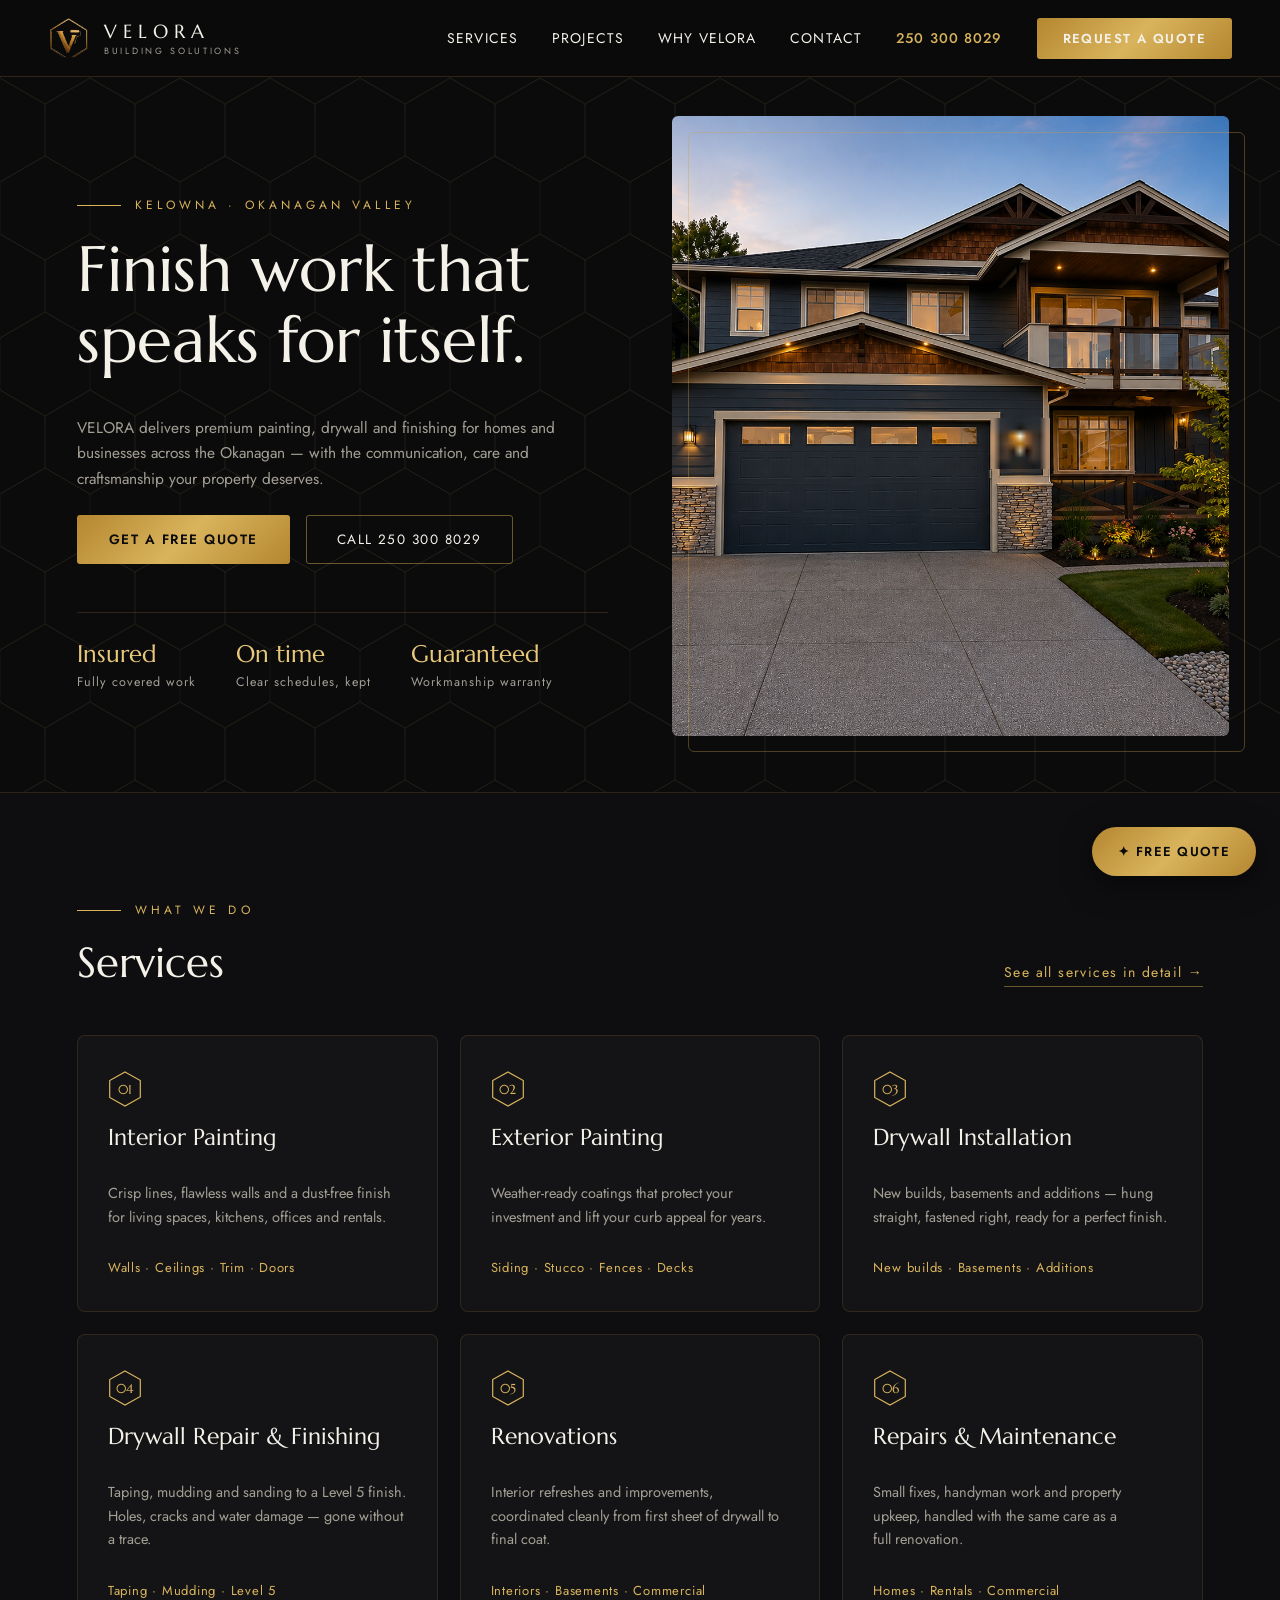
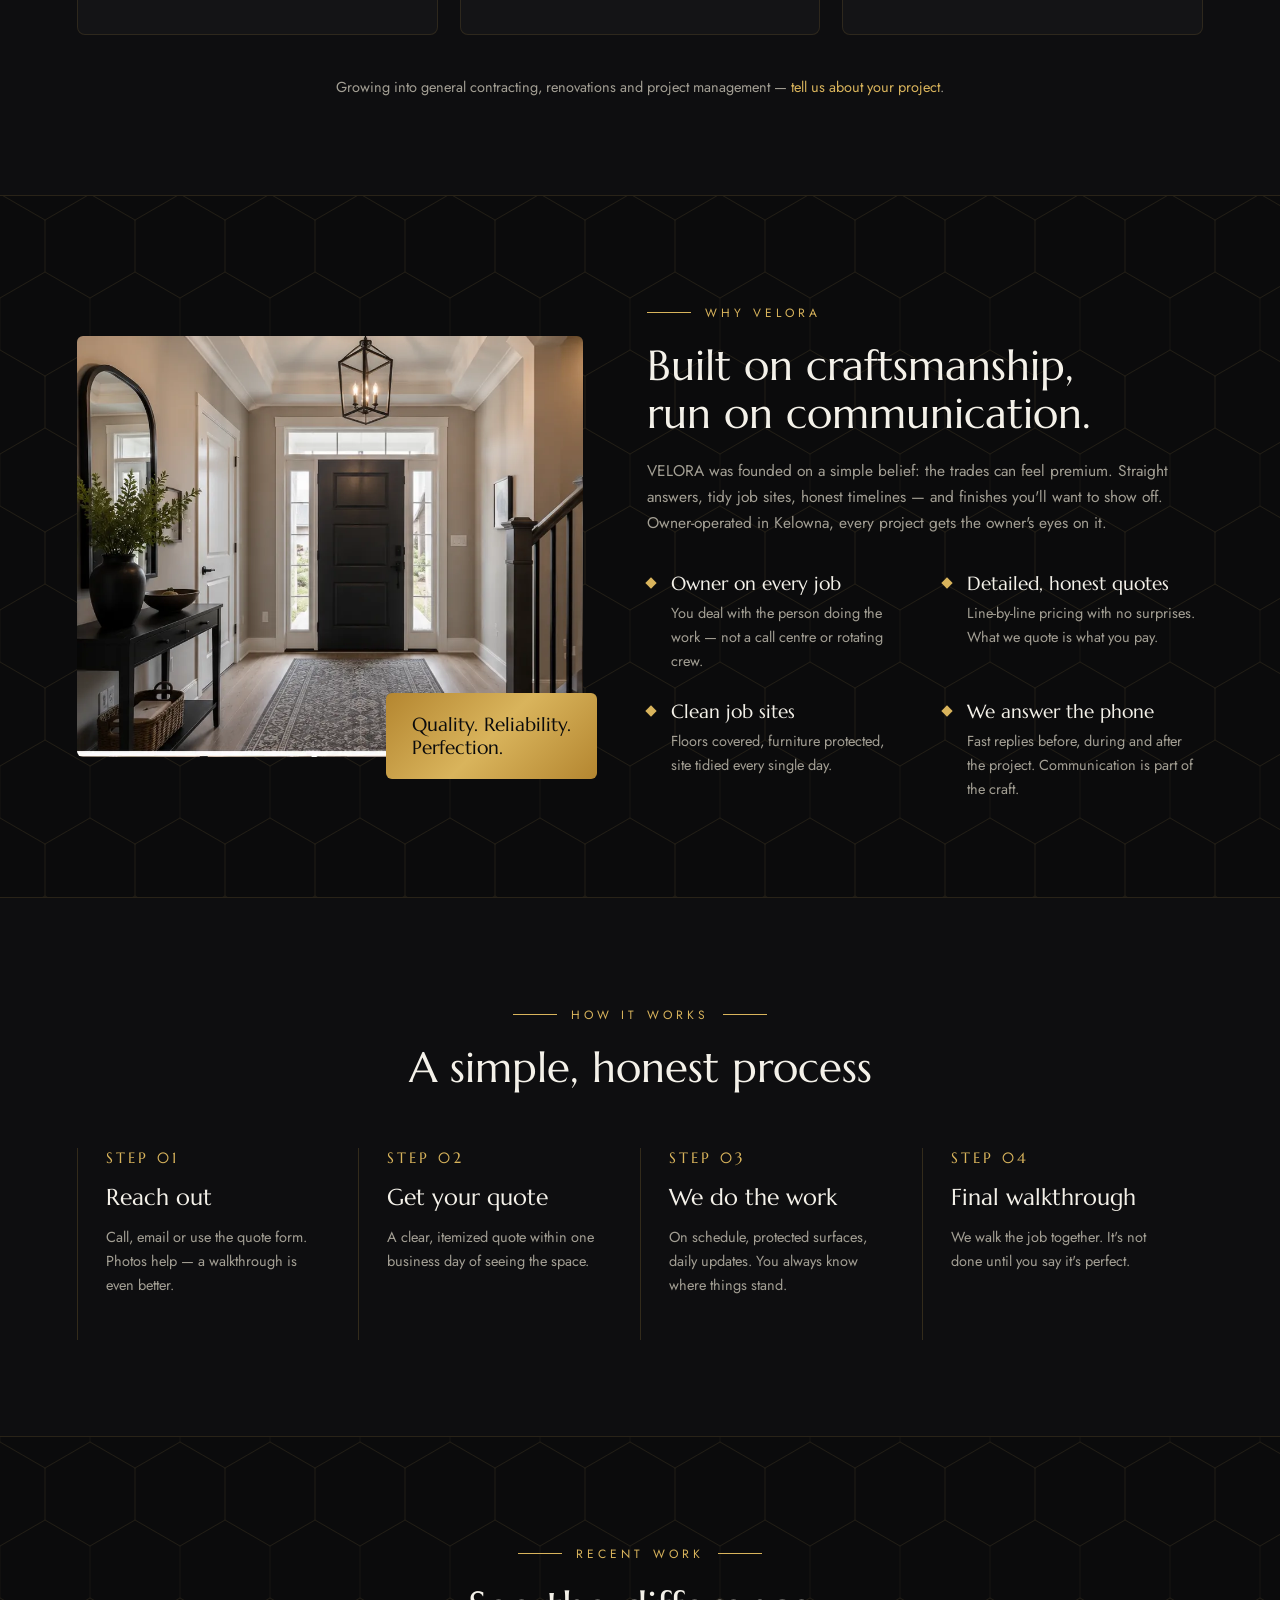
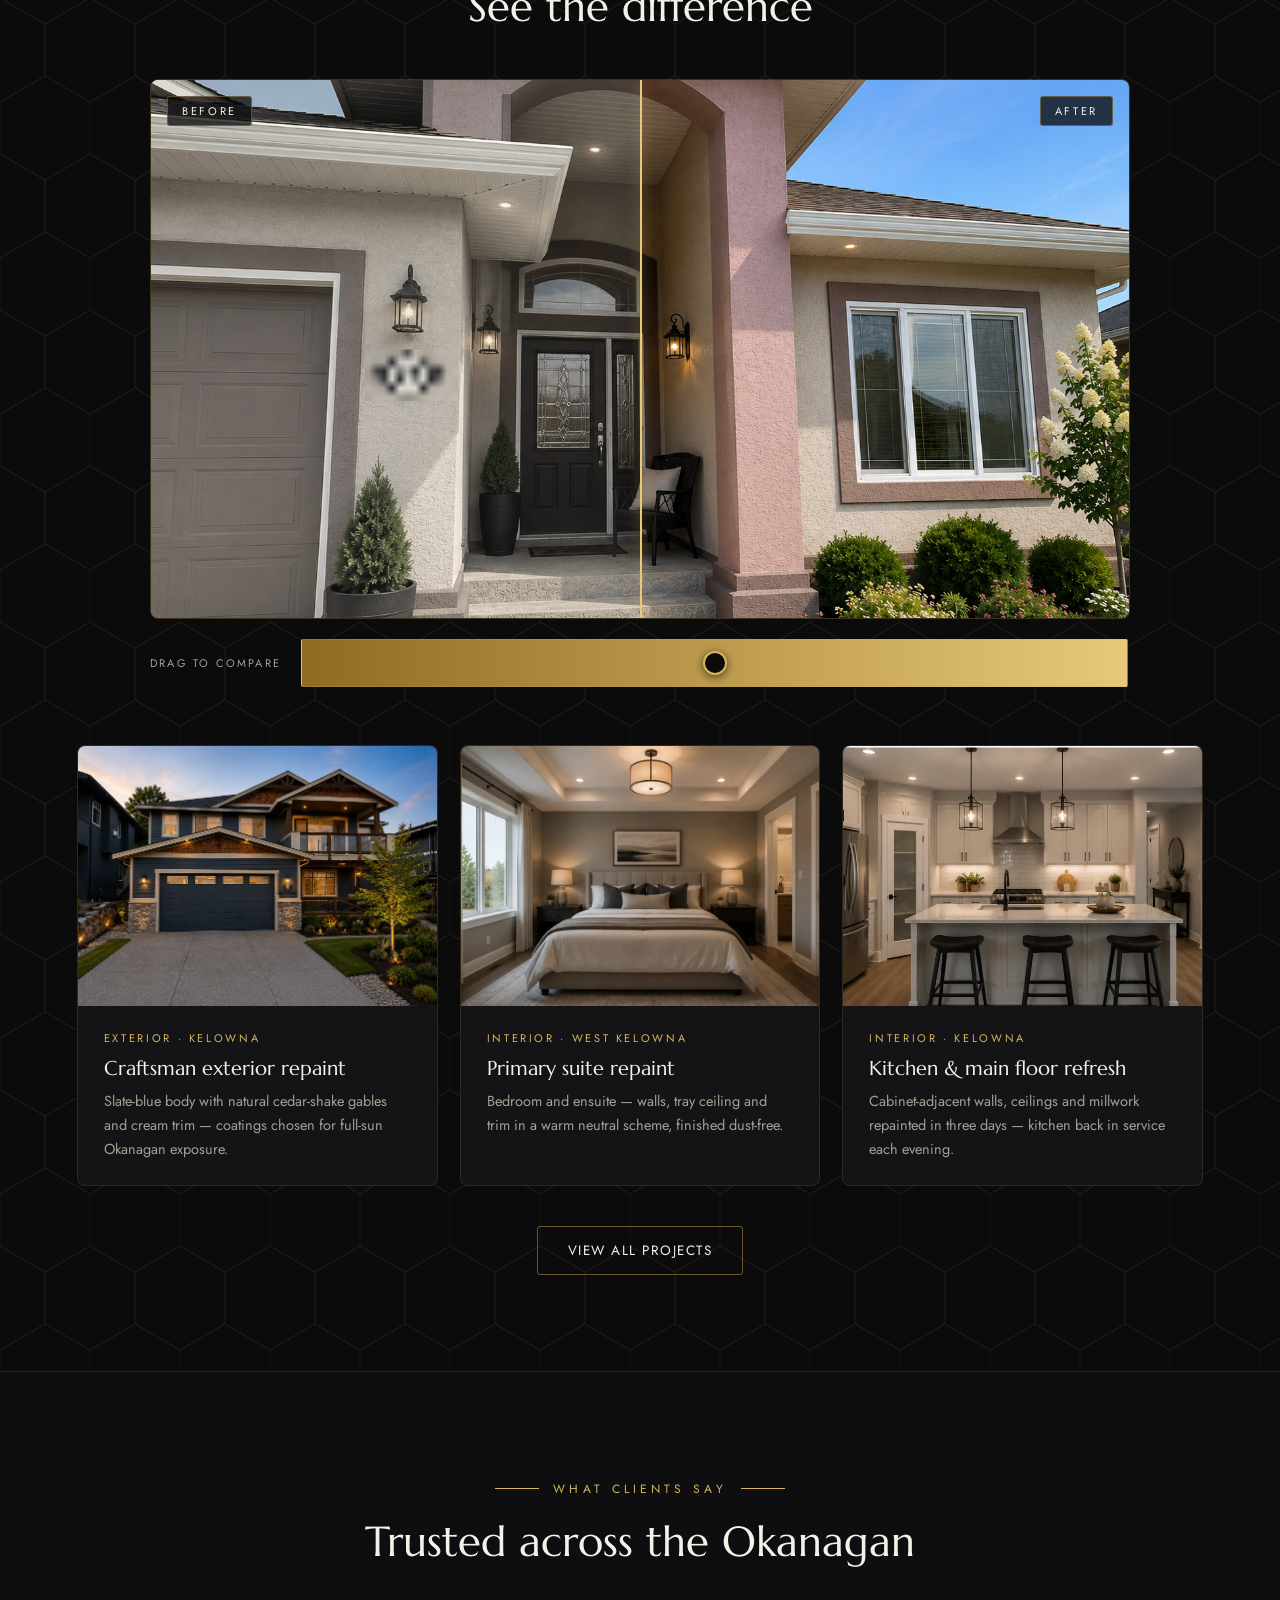
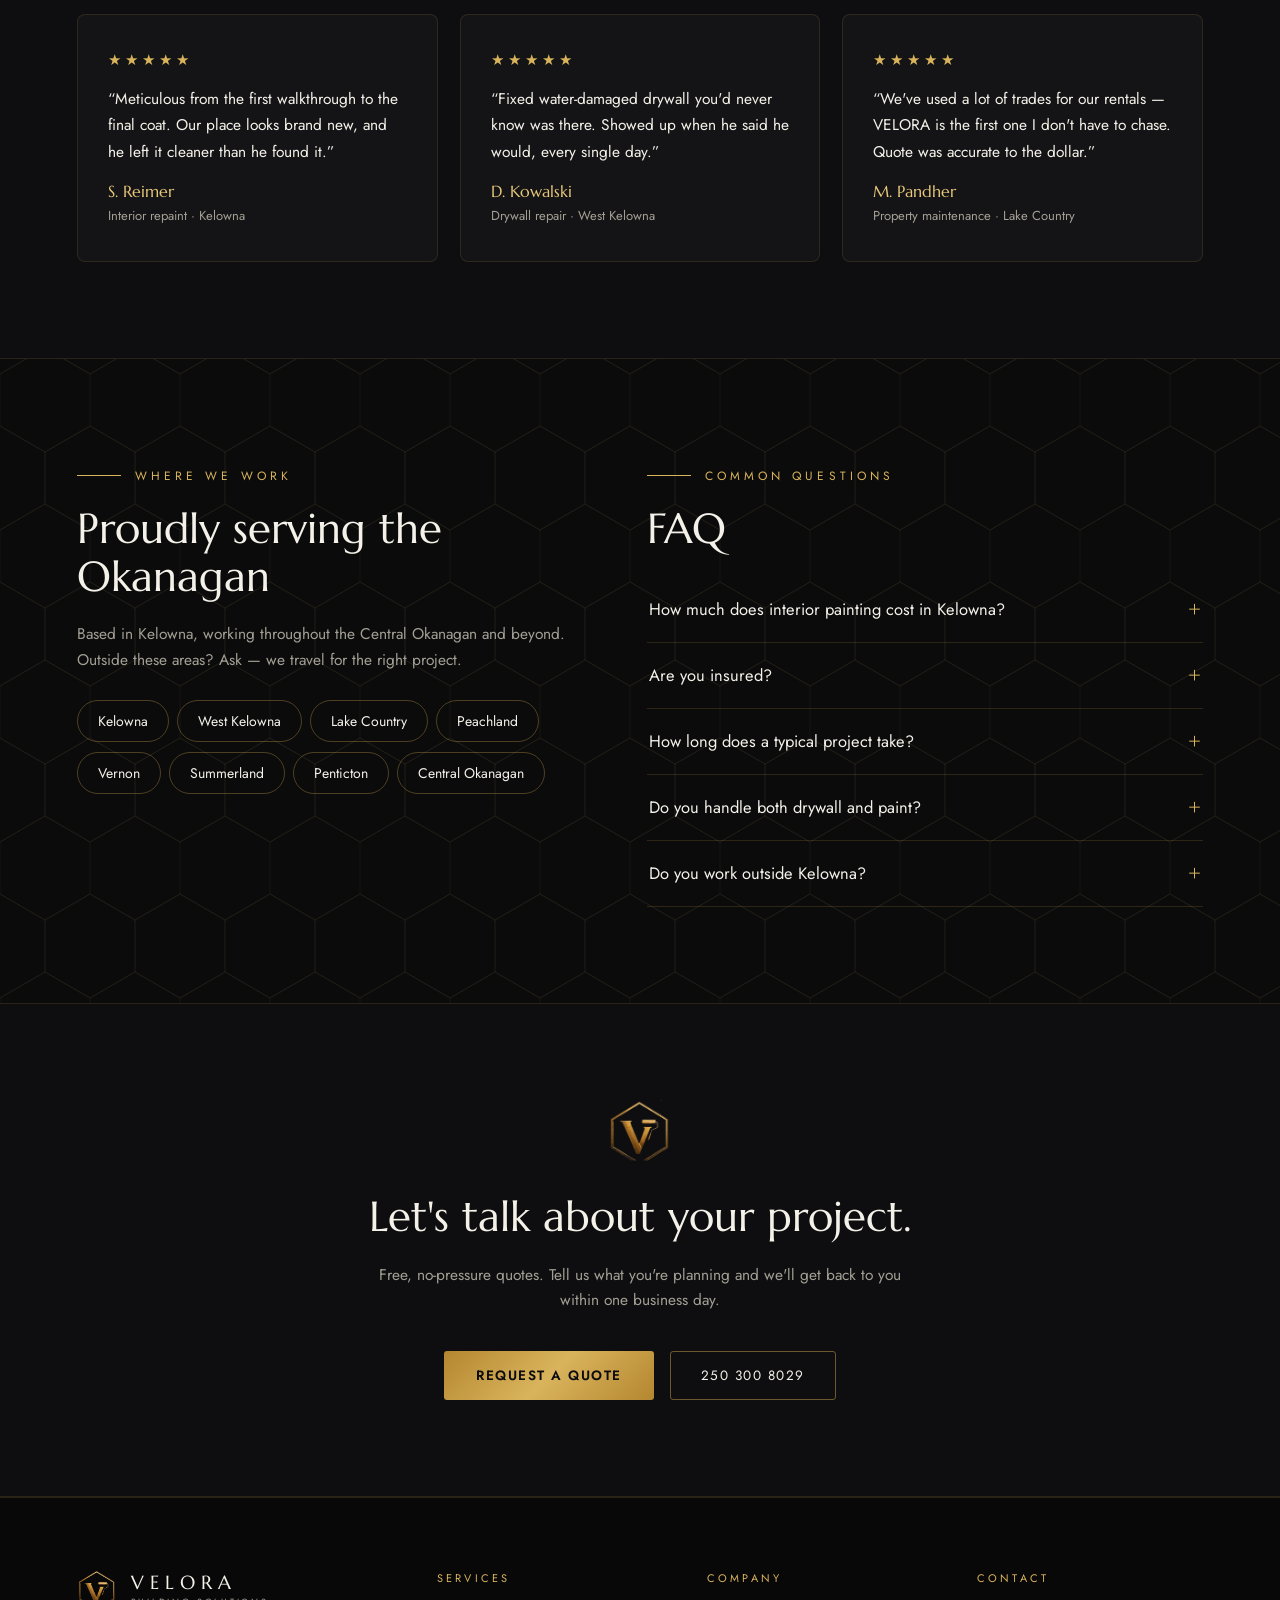
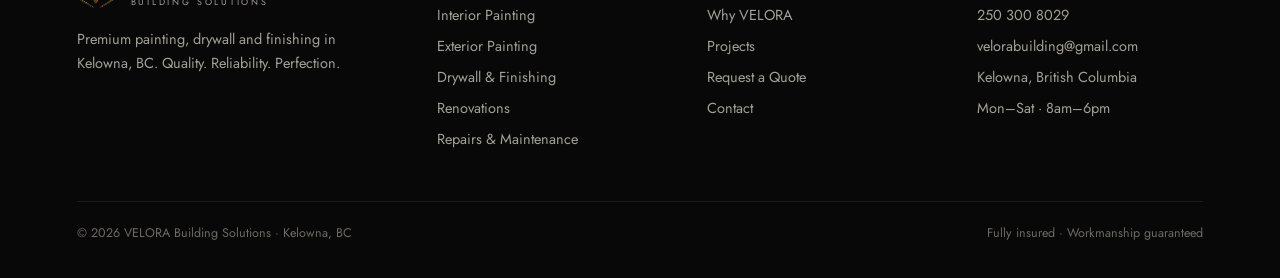
<file: index.html>
<!DOCTYPE html>
<html lang="en">
<head>
<meta charset="utf-8">
<meta name="viewport" content="width=device-width, initial-scale=1.0">
<title>VELORA Building Solutions | Premium Painting &amp; Drywall in Kelowna, BC</title>
<meta name="description" content="Premium painting, drywall and finishing for homes and businesses in Kelowna and the Okanagan. Quality. Reliability. Perfection. Free quotes within one business day.">
<link rel="canonical" href="https://velorabuilding.ca/">
<meta property="og:type" content="website">
<meta property="og:title" content="VELORA Building Solutions — Premium Painting &amp; Drywall, Kelowna BC">
<meta property="og:description" content="Finish work that speaks for itself. Painting, drywall and finishing across the Okanagan.">
<meta property="og:url" content="https://velorabuilding.ca/">
<meta property="og:image" content="https://velorabuilding.ca/uploads/ai-exterior-dusk.png">
<link rel="icon" type="image/png" href="uploads/velora-mark-v3.png">
<link rel="preconnect" href="https://fonts.googleapis.com">
<link rel="preconnect" href="https://fonts.gstatic.com" crossorigin>
<link href="https://fonts.googleapis.com/css2?family=Marcellus&family=Jost:wght@300;400;500;600&display=swap" rel="stylesheet">
<link rel="stylesheet" href="styles.css">
<script type="application/ld+json">
{
  "@context": "https://schema.org",
  "@type": "LocalBusiness",
  "name": "VELORA Building Solutions",
  "description": "Premium painting, drywall and finishing contractor in Kelowna, British Columbia.",
  "url": "https://velorabuilding.ca/",
  "telephone": "+1-250-300-8029",
  "email": "velorabuilding@gmail.com",
  "image": "https://velorabuilding.ca/uploads/ai-exterior-dusk.png",
  "logo": "https://velorabuilding.ca/uploads/velora-mark-v3.png",
  "slogan": "Quality. Reliability. Perfection.",
  "address": {"@type": "PostalAddress", "addressLocality": "Kelowna", "addressRegion": "BC", "addressCountry": "CA"},
  "areaServed": ["Kelowna","West Kelowna","Lake Country","Peachland","Vernon","Summerland","Penticton","Central Okanagan"],
  "openingHours": "Mo-Sa 08:00-18:00",
  "priceRange": "$$"
}
</script>
</head>
<body>

<header class="site-nav">
  <div class="nav-inner">
    <a class="brand" href="index.html" aria-label="VELORA Building Solutions home">
      <img src="uploads/velora-mark-v3.png" alt="VELORA gold hexagon logo" width="42" height="42">
      <span class="brand-txt"><strong>VELORA</strong><small>BUILDING SOLUTIONS</small></span>
    </a>
    <nav class="nav-links" aria-label="Main navigation">
      <a href="services.html">SERVICES</a>
      <a href="projects.html">PROJECTS</a>
      <a href="index.html#about">WHY VELORA</a>
      <a href="contact.html">CONTACT</a>
      <a class="phone" href="tel:+12503008029">250 300 8029</a>
      <a class="btn sm" href="quote.html">REQUEST A QUOTE</a>
    </nav>
    <button class="burger" aria-label="Menu" aria-expanded="false" aria-controls="mobileMenu">&#9776;</button>
  </div>
  <div class="mobile-menu" id="mobileMenu">
    <a href="services.html">SERVICES</a>
    <a href="projects.html">PROJECTS</a>
    <a href="index.html#about">WHY VELORA</a>
    <a href="contact.html">CONTACT</a>
    <a class="phone" href="tel:+12503008029">CALL 250 300 8029</a>
    <a class="btn" href="quote.html">REQUEST A QUOTE</a>
  </div>
</header>

<main>
<section class="hero">
  <div class="hero-txt">
    <p class="eyebrow">KELOWNA &middot; OKANAGAN VALLEY</p>
    <h1>Finish work that<br>speaks for itself.</h1>
    <p class="lead" style="max-width:520px">VELORA delivers premium painting, drywall and finishing for homes and businesses across the Okanagan — with the communication, care and craftsmanship your property deserves.</p>
    <div class="btn-row">
      <a class="btn" href="quote.html">GET A FREE QUOTE</a>
      <a class="btn-ghost" href="tel:+12503008029">CALL 250 300 8029</a>
    </div>
    <div class="stat-row">
      <div><b>Insured</b><span>Fully covered work</span></div>
      <div><b>On time</b><span>Clear schedules, kept</span></div>
      <div><b>Guaranteed</b><span>Workmanship warranty</span></div>
    </div>
  </div>
  <div class="hero-img">
    <img src="uploads/ai-exterior-dusk.png" alt="Slate-blue craftsman home exterior at dusk with warm lighting, painted by VELORA" width="1448" height="1086" fetchpriority="high">
  </div>
</section>

<section class="section alt" id="services">
  <p class="eyebrow">WHAT WE DO</p>
  <div style="display:flex;align-items:flex-end;justify-content:space-between;flex-wrap:wrap;gap:16px;margin-bottom:48px">
    <h2 style="margin:0">Services</h2>
    <a href="services.html" style="font-size:14px;letter-spacing:.1em;border-bottom:1px solid rgba(201,162,75,.5);padding-bottom:4px">See all services in detail &rarr;</a>
  </div>
  <div class="grid-3">
    <div class="card rv"><div class="hex"><svg width="34" height="38" viewBox="0 0 40 44" aria-hidden="true"><polygon points="20,2 38,12 38,32 20,42 2,32 2,12" fill="none" stroke="#D9B45C" stroke-width="1.4"></polygon></svg><span>01</span></div><h3>Interior Painting</h3><p class="muted">Crisp lines, flawless walls and a dust-free finish for living spaces, kitchens, offices and rentals.</p><div class="tags">Walls &middot; Ceilings &middot; Trim &middot; Doors</div></div>
    <div class="card rv"><div class="hex"><svg width="34" height="38" viewBox="0 0 40 44" aria-hidden="true"><polygon points="20,2 38,12 38,32 20,42 2,32 2,12" fill="none" stroke="#D9B45C" stroke-width="1.4"></polygon></svg><span>02</span></div><h3>Exterior Painting</h3><p class="muted">Weather-ready coatings that protect your investment and lift your curb appeal for years.</p><div class="tags">Siding &middot; Stucco &middot; Fences &middot; Decks</div></div>
    <div class="card rv"><div class="hex"><svg width="34" height="38" viewBox="0 0 40 44" aria-hidden="true"><polygon points="20,2 38,12 38,32 20,42 2,32 2,12" fill="none" stroke="#D9B45C" stroke-width="1.4"></polygon></svg><span>03</span></div><h3>Drywall Installation</h3><p class="muted">New builds, basements and additions — hung straight, fastened right, ready for a perfect finish.</p><div class="tags">New builds &middot; Basements &middot; Additions</div></div>
    <div class="card rv"><div class="hex"><svg width="34" height="38" viewBox="0 0 40 44" aria-hidden="true"><polygon points="20,2 38,12 38,32 20,42 2,32 2,12" fill="none" stroke="#D9B45C" stroke-width="1.4"></polygon></svg><span>04</span></div><h3>Drywall Repair &amp; Finishing</h3><p class="muted">Taping, mudding and sanding to a Level 5 finish. Holes, cracks and water damage — gone without a trace.</p><div class="tags">Taping &middot; Mudding &middot; Level 5</div></div>
    <div class="card rv"><div class="hex"><svg width="34" height="38" viewBox="0 0 40 44" aria-hidden="true"><polygon points="20,2 38,12 38,32 20,42 2,32 2,12" fill="none" stroke="#D9B45C" stroke-width="1.4"></polygon></svg><span>05</span></div><h3>Renovations</h3><p class="muted">Interior refreshes and improvements, coordinated cleanly from first sheet of drywall to final coat.</p><div class="tags">Interiors &middot; Basements &middot; Commercial</div></div>
    <div class="card rv"><div class="hex"><svg width="34" height="38" viewBox="0 0 40 44" aria-hidden="true"><polygon points="20,2 38,12 38,32 20,42 2,32 2,12" fill="none" stroke="#D9B45C" stroke-width="1.4"></polygon></svg><span>06</span></div><h3>Repairs &amp; Maintenance</h3><p class="muted">Small fixes, handyman work and property upkeep, handled with the same care as a full renovation.</p><div class="tags">Homes &middot; Rentals &middot; Commercial</div></div>
  </div>
  <p class="center muted" style="margin:40px 0 0">Growing into general contracting, renovations and project management — <a href="quote.html">tell us about your project</a>.</p>
</section>

<section class="section" id="about">
  <div class="split">
    <div style="position:relative">
      <picture><source srcset="uploads/ai-foyer.webp" type="image/webp"><img src="uploads/ai-foyer.png" alt="Bright two-storey foyer with dark front door and crisp white trim finished by VELORA" width="883" height="735" loading="lazy" style="border-radius:6px;display:block"></picture>
      <div style="position:absolute;bottom:-22px;right:-14px;background:linear-gradient(135deg,#B48630,#D9B45C 50%,#B48630);color:#0B0B0C;padding:20px 26px;border-radius:6px"><div style="font-family:'Marcellus',serif;font-size:19px;line-height:1.2">Quality. Reliability.<br>Perfection.</div></div>
    </div>
    <div>
      <p class="eyebrow">WHY VELORA</p>
      <h2>Built on craftsmanship,<br>run on communication.</h2>
      <p class="lead" style="margin:0 0 36px;max-width:560px">VELORA was founded on a simple belief: the trades can feel premium. Straight answers, tidy job sites, honest timelines — and finishes you'll want to show off. Owner-operated in Kelowna, every project gets the owner's eyes on it.</p>
      <div class="grid-2" style="gap:26px 36px">
        <div class="pillar"><div><div style="font-family:'Marcellus',serif;font-size:19px;margin-bottom:6px">Owner on every job</div><div class="muted">You deal with the person doing the work — not a call centre or rotating crew.</div></div></div>
        <div class="pillar"><div><div style="font-family:'Marcellus',serif;font-size:19px;margin-bottom:6px">Detailed, honest quotes</div><div class="muted">Line-by-line pricing with no surprises. What we quote is what you pay.</div></div></div>
        <div class="pillar"><div><div style="font-family:'Marcellus',serif;font-size:19px;margin-bottom:6px">Clean job sites</div><div class="muted">Floors covered, furniture protected, site tidied every single day.</div></div></div>
        <div class="pillar"><div><div style="font-family:'Marcellus',serif;font-size:19px;margin-bottom:6px">We answer the phone</div><div class="muted">Fast replies before, during and after the project. Communication is part of the craft.</div></div></div>
      </div>
    </div>
  </div>
</section>

<section class="section alt">
  <p class="eyebrow center">HOW IT WORKS</p>
  <h2 class="center" style="margin-bottom:56px">A simple, honest process</h2>
  <div class="grid-4">
    <div class="step rv"><div class="num">STEP 01</div><h3 style="margin-bottom:12px">Reach out</h3><p class="muted">Call, email or use the quote form. Photos help — a walkthrough is even better.</p></div>
    <div class="step rv"><div class="num">STEP 02</div><h3 style="margin-bottom:12px">Get your quote</h3><p class="muted">A clear, itemized quote within one business day of seeing the space.</p></div>
    <div class="step rv"><div class="num">STEP 03</div><h3 style="margin-bottom:12px">We do the work</h3><p class="muted">On schedule, protected surfaces, daily updates. You always know where things stand.</p></div>
    <div class="step rv"><div class="num">STEP 04</div><h3 style="margin-bottom:12px">Final walkthrough</h3><p class="muted">We walk the job together. It's not done until you say it's perfect.</p></div>
  </div>
</section>

<section class="section" id="projects">
  <p class="eyebrow center">RECENT WORK</p>
  <h2 class="center" style="margin-bottom:48px">See the difference</h2>
  <div data-ba style="max-width:980px;margin:0 auto 56px">
    <div class="ba-wrap">
      <img src="uploads/ai-entry-stucco.png" alt="After: freshly repainted stucco home entry" width="1448" height="1086" loading="lazy">
      <div class="ba-top"><img src="uploads/ai-entry-before.png" alt="Before: faded and weathered stucco home entry" loading="lazy"></div>
      <div class="ba-divider"></div>
      <span class="ba-label l">BEFORE</span><span class="ba-label r">AFTER</span>
    </div>
    <div class="ba-ctrl"><span>DRAG TO COMPARE</span><input class="ba-range" type="range" min="0" max="100" value="50" aria-label="Before and after comparison slider"></div>
  </div>
  <div class="grid-3">
    <div class="card photo-card rv"><picture><source srcset="uploads/ai-exterior-dusk.webp" type="image/webp"><img src="uploads/ai-exterior-dusk.png" alt="Slate-blue craftsman exterior repaint with cedar-shake gables" width="1448" height="1086" loading="lazy" data-lightbox></picture><div class="pc-body"><div class="kicker">EXTERIOR &middot; KELOWNA</div><h3 style="font-size:20px;margin-bottom:8px">Craftsman exterior repaint</h3><p class="muted" style="margin:0">Slate-blue body with natural cedar-shake gables and cream trim — coatings chosen for full-sun Okanagan exposure.</p></div></div>
    <div class="card photo-card rv"><picture><source srcset="uploads/ai-bedroom.webp" type="image/webp"><img src="uploads/ai-bedroom.png" alt="Repainted primary bedroom in warm neutral tones with tray ceiling" width="890" height="611" loading="lazy" data-lightbox></picture><div class="pc-body"><div class="kicker">INTERIOR &middot; WEST KELOWNA</div><h3 style="font-size:20px;margin-bottom:8px">Primary suite repaint</h3><p class="muted" style="margin:0">Bedroom and ensuite — walls, tray ceiling and trim in a warm neutral scheme, finished dust-free.</p></div></div>
    <div class="card photo-card rv"><picture><source srcset="uploads/ai-kitchen.webp" type="image/webp"><img src="uploads/ai-kitchen.png" alt="White kitchen with island, repainted walls, ceilings and millwork" width="890" height="503" loading="lazy" data-lightbox></picture><div class="pc-body"><div class="kicker">INTERIOR &middot; KELOWNA</div><h3 style="font-size:20px;margin-bottom:8px">Kitchen &amp; main floor refresh</h3><p class="muted" style="margin:0">Cabinet-adjacent walls, ceilings and millwork repainted in three days — kitchen back in service each evening.</p></div></div>
  </div>
  <p class="center" style="margin:40px 0 0"><a class="btn-ghost" href="projects.html">VIEW ALL PROJECTS</a></p>
</section>

<section class="section alt">
  <p class="eyebrow center">WHAT CLIENTS SAY</p>
  <h2 class="center" style="margin-bottom:48px">Trusted across the Okanagan</h2>
  <div class="grid-3">
    <figure class="card rv" style="margin:0"><div class="stars" aria-label="5 out of 5 stars">&#9733;&#9733;&#9733;&#9733;&#9733;</div><blockquote>&ldquo;Meticulous from the first walkthrough to the final coat. Our place looks brand new, and he left it cleaner than he found it.&rdquo;</blockquote><figcaption style="margin-top:auto"><span style="font-family:'Marcellus',serif;font-size:16px;color:#E8C97A">S. Reimer</span><br><span class="muted" style="font-size:13px">Interior repaint &middot; Kelowna</span></figcaption></figure>
    <figure class="card rv" style="margin:0"><div class="stars" aria-label="5 out of 5 stars">&#9733;&#9733;&#9733;&#9733;&#9733;</div><blockquote>&ldquo;Fixed water-damaged drywall you'd never know was there. Showed up when he said he would, every single day.&rdquo;</blockquote><figcaption style="margin-top:auto"><span style="font-family:'Marcellus',serif;font-size:16px;color:#E8C97A">D. Kowalski</span><br><span class="muted" style="font-size:13px">Drywall repair &middot; West Kelowna</span></figcaption></figure>
    <figure class="card rv" style="margin:0"><div class="stars" aria-label="5 out of 5 stars">&#9733;&#9733;&#9733;&#9733;&#9733;</div><blockquote>&ldquo;We've used a lot of trades for our rentals — VELORA is the first one I don't have to chase. Quote was accurate to the dollar.&rdquo;</blockquote><figcaption style="margin-top:auto"><span style="font-family:'Marcellus',serif;font-size:16px;color:#E8C97A">M. Pandher</span><br><span class="muted" style="font-size:13px">Property maintenance &middot; Lake Country</span></figcaption></figure>
  </div>
</section>

<section class="section split" style="align-items:start">
  <div>
    <p class="eyebrow">WHERE WE WORK</p>
    <h2>Proudly serving the Okanagan</h2>
    <p class="lead" style="margin:0 0 28px">Based in Kelowna, working throughout the Central Okanagan and beyond. Outside these areas? Ask — we travel for the right project.</p>
    <div>
      <span class="chip">Kelowna</span><span class="chip">West Kelowna</span><span class="chip">Lake Country</span><span class="chip">Peachland</span><span class="chip">Vernon</span><span class="chip">Summerland</span><span class="chip">Penticton</span><span class="chip">Central Okanagan</span>
    </div>
  </div>
  <div>
    <p class="eyebrow">COMMON QUESTIONS</p>
    <h2 style="margin-bottom:24px">FAQ</h2>
    <div class="faq-item"><button class="faq-q" aria-expanded="false"><span>How much does interior painting cost in Kelowna?</span><span class="mark">+</span></button><p class="faq-a">Every job is different, but most rooms fall in a predictable range once we know the size, ceiling height and condition of the walls. Send a few photos with the quote form and we'll give you an honest number — no lowball-then-upsell.</p></div>
    <div class="faq-item"><button class="faq-q" aria-expanded="false"><span>Are you insured?</span><span class="mark">+</span></button><p class="faq-a">Yes — VELORA carries full liability insurance, and we're happy to provide proof of coverage before work begins.</p></div>
    <div class="faq-item"><button class="faq-q" aria-expanded="false"><span>How long does a typical project take?</span><span class="mark">+</span></button><p class="faq-a">A standard interior repaint runs 2–4 days; drywall and texture work depends on drying time between coats. You'll get a clear schedule before we start, and we keep to it.</p></div>
    <div class="faq-item"><button class="faq-q" aria-expanded="false"><span>Do you handle both drywall and paint?</span><span class="mark">+</span></button><p class="faq-a">That's our specialty — one crew from bare studs or damaged walls to a flawless final coat. No coordinating between trades, no finger-pointing.</p></div>
    <div class="faq-item"><button class="faq-q" aria-expanded="false"><span>Do you work outside Kelowna?</span><span class="mark">+</span></button><p class="faq-a">Regularly. West Kelowna, Lake Country, Peachland, Vernon, Summerland and Penticton are all in our service area — and we'll travel further for the right project.</p></div>
  </div>
</section>

<section class="section alt center" id="quote">
  <img src="uploads/velora-mark-v3.png" alt="" width="64" height="64" loading="lazy" style="margin-bottom:24px">
  <h2>Let's talk about your project.</h2>
  <p class="lead" style="max-width:560px;margin:0 auto 38px">Free, no-pressure quotes. Tell us what you're planning and we'll get back to you within one business day.</p>
  <div class="btn-row" style="justify-content:center;margin:0">
    <a class="btn" href="quote.html">REQUEST A QUOTE</a>
    <a class="btn-ghost" href="tel:+12503008029">250 300 8029</a>
  </div>
</section>
</main>

<footer>
  <div class="foot-grid">
    <div>
      <div style="display:flex;align-items:center;gap:14px;margin-bottom:18px">
        <img src="uploads/velora-mark-v3.png" alt="" width="40" height="40" loading="lazy">
        <span class="brand-txt"><strong>VELORA</strong><small>BUILDING SOLUTIONS</small></span>
      </div>
      <p class="muted" style="max-width:320px;margin:0">Premium painting, drywall and finishing in Kelowna, BC. Quality. Reliability. Perfection.</p>
    </div>
    <div><div class="foot-h">SERVICES</div><div class="foot-col"><a href="services.html#interior-painting">Interior Painting</a><a href="services.html#exterior-painting">Exterior Painting</a><a href="services.html#drywall-finishing">Drywall &amp; Finishing</a><a href="services.html#renovations">Renovations</a><a href="services.html#repairs">Repairs &amp; Maintenance</a></div></div>
    <div><div class="foot-h">COMPANY</div><div class="foot-col"><a href="index.html#about">Why VELORA</a><a href="projects.html">Projects</a><a href="quote.html">Request a Quote</a><a href="contact.html">Contact</a></div></div>
    <div><div class="foot-h">CONTACT</div><div class="foot-col"><a href="tel:+12503008029">250 300 8029</a><a href="mailto:velorabuilding@gmail.com">velorabuilding@gmail.com</a><span>Kelowna, British Columbia</span><span>Mon–Sat &middot; 8am–6pm</span></div></div>
  </div>
  <div class="foot-base"><span>&copy; 2026 VELORA Building Solutions &middot; Kelowna, BC</span><span>Fully insured &middot; Workmanship guaranteed</span></div>
</footer>

<a class="float-cta" href="quote.html">&#10022; FREE QUOTE</a>
<a class="float-call" href="tel:+12503008029" aria-label="Call VELORA">&#9742;</a>

<div class="lightbox" id="lightbox" role="dialog" aria-label="Image viewer">
  <button class="lb-close" aria-label="Close">&#10005;</button>
  <img alt="">
</div>

<script src="script.js"></script>
</body>
</html>
</file>
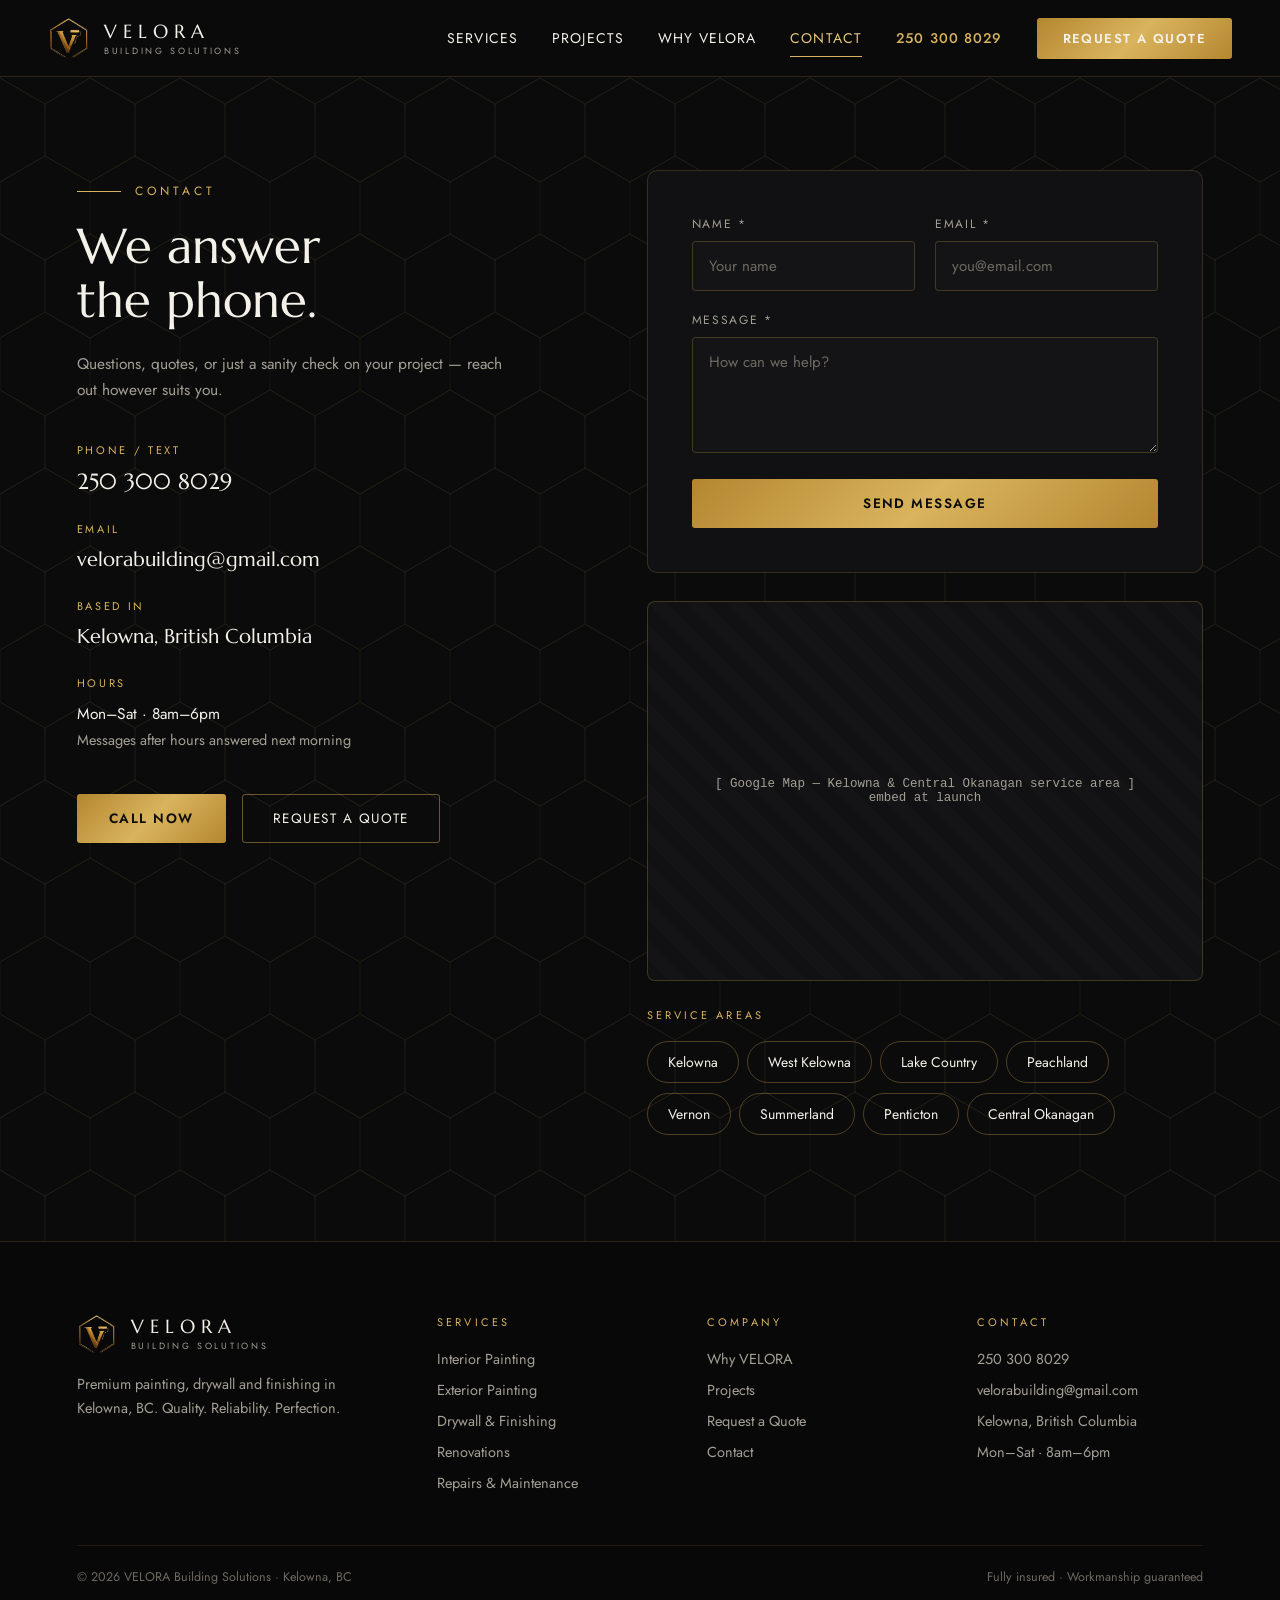
<file: contact.html>
<!DOCTYPE html>
<html lang="en">
<head>
<meta charset="utf-8">
<meta name="viewport" content="width=device-width, initial-scale=1.0">
<title>Contact | VELORA Building Solutions — Kelowna, BC Painting &amp; Drywall</title>
<meta name="description" content="Contact VELORA Building Solutions in Kelowna, BC. Call or text 250 300 8029, email velorabuilding@gmail.com, or send a message. Serving the Central Okanagan.">
<link rel="canonical" href="https://velorabuilding.ca/contact.html">
<meta property="og:type" content="website">
<meta property="og:title" content="Contact — VELORA Building Solutions, Kelowna BC">
<meta property="og:description" content="We answer the phone. Call, text or email for quotes and questions.">
<meta property="og:url" content="https://velorabuilding.ca/contact.html">
<meta property="og:image" content="https://velorabuilding.ca/uploads/velora-mark-v3.png">
<link rel="icon" type="image/png" href="uploads/velora-mark-v3.png">
<link rel="preconnect" href="https://fonts.googleapis.com">
<link rel="preconnect" href="https://fonts.gstatic.com" crossorigin>
<link href="https://fonts.googleapis.com/css2?family=Marcellus&family=Jost:wght@300;400;500;600&display=swap" rel="stylesheet">
<link rel="stylesheet" href="styles.css">
</head>
<body>

<header class="site-nav">
  <div class="nav-inner">
    <a class="brand" href="index.html" aria-label="VELORA Building Solutions home">
      <img src="uploads/velora-mark-v3.png" alt="VELORA gold hexagon logo" width="42" height="42">
      <span class="brand-txt"><strong>VELORA</strong><small>BUILDING SOLUTIONS</small></span>
    </a>
    <nav class="nav-links" aria-label="Main navigation">
      <a href="services.html">SERVICES</a>
      <a href="projects.html">PROJECTS</a>
      <a href="index.html#about">WHY VELORA</a>
      <a href="contact.html" aria-current="page">CONTACT</a>
      <a class="phone" href="tel:+12503008029">250 300 8029</a>
      <a class="btn sm" href="quote.html">REQUEST A QUOTE</a>
    </nav>
    <button class="burger" aria-label="Menu" aria-expanded="false" aria-controls="mobileMenu">&#9776;</button>
  </div>
  <div class="mobile-menu" id="mobileMenu">
    <a href="services.html">SERVICES</a>
    <a href="projects.html">PROJECTS</a>
    <a href="index.html#about">WHY VELORA</a>
    <a href="contact.html">CONTACT</a>
    <a class="phone" href="tel:+12503008029">CALL 250 300 8029</a>
    <a class="btn" href="quote.html">REQUEST A QUOTE</a>
  </div>
</header>

<main class="split section" style="padding-top:170px;max-width:1280px;margin:0 auto;align-items:start">
  <div>
    <p class="eyebrow">CONTACT</p>
    <h1 style="font-size:clamp(34px,3.8vw,52px)">We answer<br>the phone.</h1>
    <p class="lead" style="margin:0 0 40px;max-width:440px">Questions, quotes, or just a sanity check on your project — reach out however suits you.</p>
    <div style="display:flex;flex-direction:column;gap:26px">
      <div><div class="kicker">PHONE / TEXT</div><a href="tel:+12503008029" style="font-family:'Marcellus',serif;font-size:22px;color:#F4F1E9">250 300 8029</a></div>
      <div><div class="kicker">EMAIL</div><a href="mailto:velorabuilding@gmail.com" style="font-family:'Marcellus',serif;font-size:20px;color:#F4F1E9">velorabuilding@gmail.com</a></div>
      <div><div class="kicker">BASED IN</div><div style="font-family:'Marcellus',serif;font-size:20px">Kelowna, British Columbia</div></div>
      <div><div class="kicker">HOURS</div><div style="font-size:15.5px;line-height:1.7">Mon–Sat &middot; 8am–6pm<br><span class="muted">Messages after hours answered next morning</span></div></div>
    </div>
    <div class="btn-row" style="margin:40px 0 0">
      <a class="btn" href="tel:+12503008029">CALL NOW</a>
      <a class="btn-ghost" href="quote.html">REQUEST A QUOTE</a>
    </div>
  </div>

  <div>
    <!-- ============================================================
         CONTACT FORM — connect to Formspree:
         Replace YOUR_FORM_ID with your Formspree form id.
         ============================================================ -->
    <form class="form-card" data-quote action="https://formspree.io/f/YOUR_FORM_ID" method="POST" style="margin-bottom:28px">
      <div class="form-grid">
        <div class="field"><label for="c-name">NAME *</label><input id="c-name" name="name" required autocomplete="name" placeholder="Your name"></div>
        <div class="field"><label for="c-email">EMAIL *</label><input id="c-email" name="email" type="email" required autocomplete="email" placeholder="you@email.com"></div>
      </div>
      <div class="field"><label for="c-msg">MESSAGE *</label><textarea id="c-msg" name="message" rows="4" required placeholder="How can we help?"></textarea></div>
      <button class="btn" type="submit" style="width:100%">SEND MESSAGE</button>
      <p class="form-msg" role="status"></p>
    </form>

    <!-- Map: replace this placeholder with a Google Maps embed —
         Google Maps > search "Kelowna BC" > Share > Embed a map > copy the <iframe> here -->
    <div class="map-ph">[ Google Map — Kelowna &amp; Central Okanagan service area ]<br>embed at launch</div>

    <div style="margin-top:26px">
      <div class="foot-h">SERVICE AREAS</div>
      <div>
        <span class="chip">Kelowna</span><span class="chip">West Kelowna</span><span class="chip">Lake Country</span><span class="chip">Peachland</span><span class="chip">Vernon</span><span class="chip">Summerland</span><span class="chip">Penticton</span><span class="chip">Central Okanagan</span>
      </div>
    </div>
  </div>
</main>

<footer>
  <div class="foot-grid">
    <div>
      <div style="display:flex;align-items:center;gap:14px;margin-bottom:18px">
        <img src="uploads/velora-mark-v3.png" alt="" width="40" height="40" loading="lazy">
        <span class="brand-txt"><strong>VELORA</strong><small>BUILDING SOLUTIONS</small></span>
      </div>
      <p class="muted" style="max-width:320px;margin:0">Premium painting, drywall and finishing in Kelowna, BC. Quality. Reliability. Perfection.</p>
    </div>
    <div><div class="foot-h">SERVICES</div><div class="foot-col"><a href="services.html#interior-painting">Interior Painting</a><a href="services.html#exterior-painting">Exterior Painting</a><a href="services.html#drywall-finishing">Drywall &amp; Finishing</a><a href="services.html#renovations">Renovations</a><a href="services.html#repairs">Repairs &amp; Maintenance</a></div></div>
    <div><div class="foot-h">COMPANY</div><div class="foot-col"><a href="index.html#about">Why VELORA</a><a href="projects.html">Projects</a><a href="quote.html">Request a Quote</a><a href="contact.html">Contact</a></div></div>
    <div><div class="foot-h">CONTACT</div><div class="foot-col"><a href="tel:+12503008029">250 300 8029</a><a href="mailto:velorabuilding@gmail.com">velorabuilding@gmail.com</a><span>Kelowna, British Columbia</span><span>Mon–Sat &middot; 8am–6pm</span></div></div>
  </div>
  <div class="foot-base"><span>&copy; 2026 VELORA Building Solutions &middot; Kelowna, BC</span><span>Fully insured &middot; Workmanship guaranteed</span></div>
</footer>

<a class="float-call" href="tel:+12503008029" aria-label="Call VELORA">&#9742;</a>

<script src="script.js"></script>
</body>
</html>
</file>
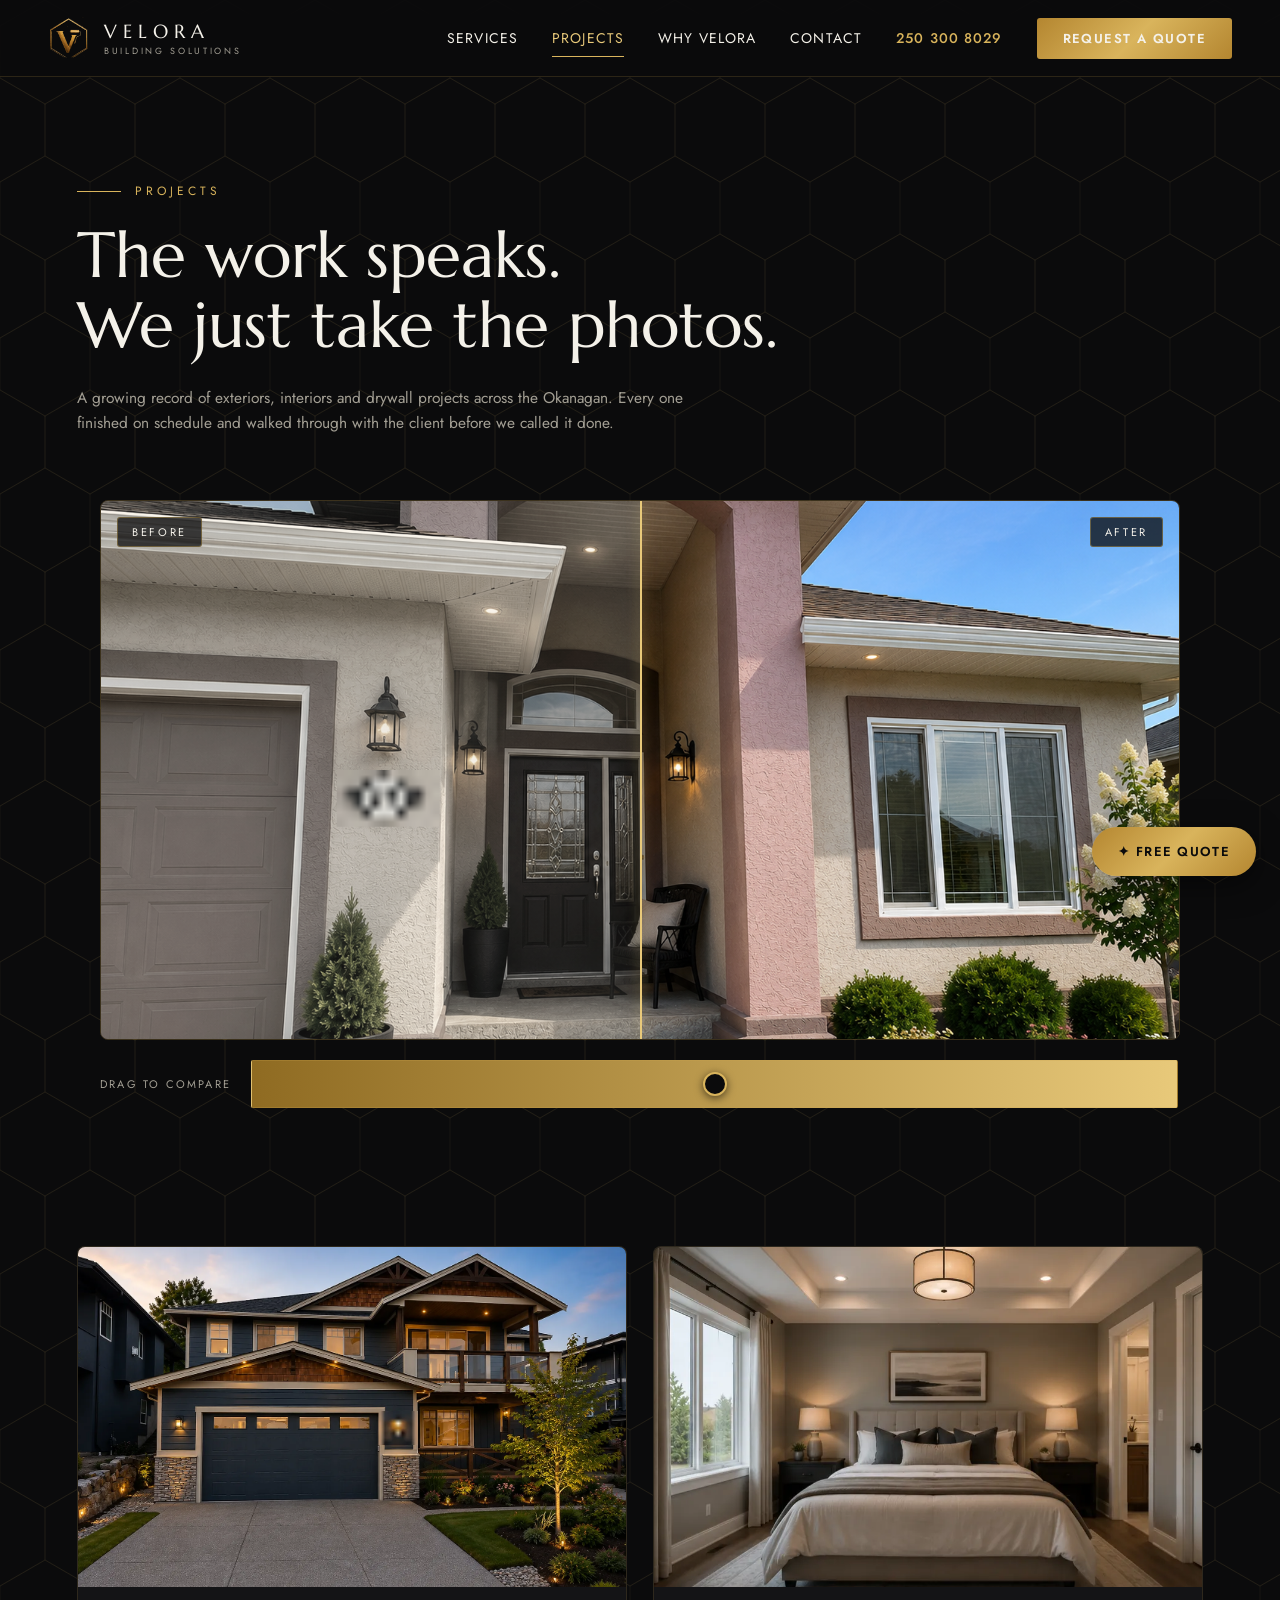
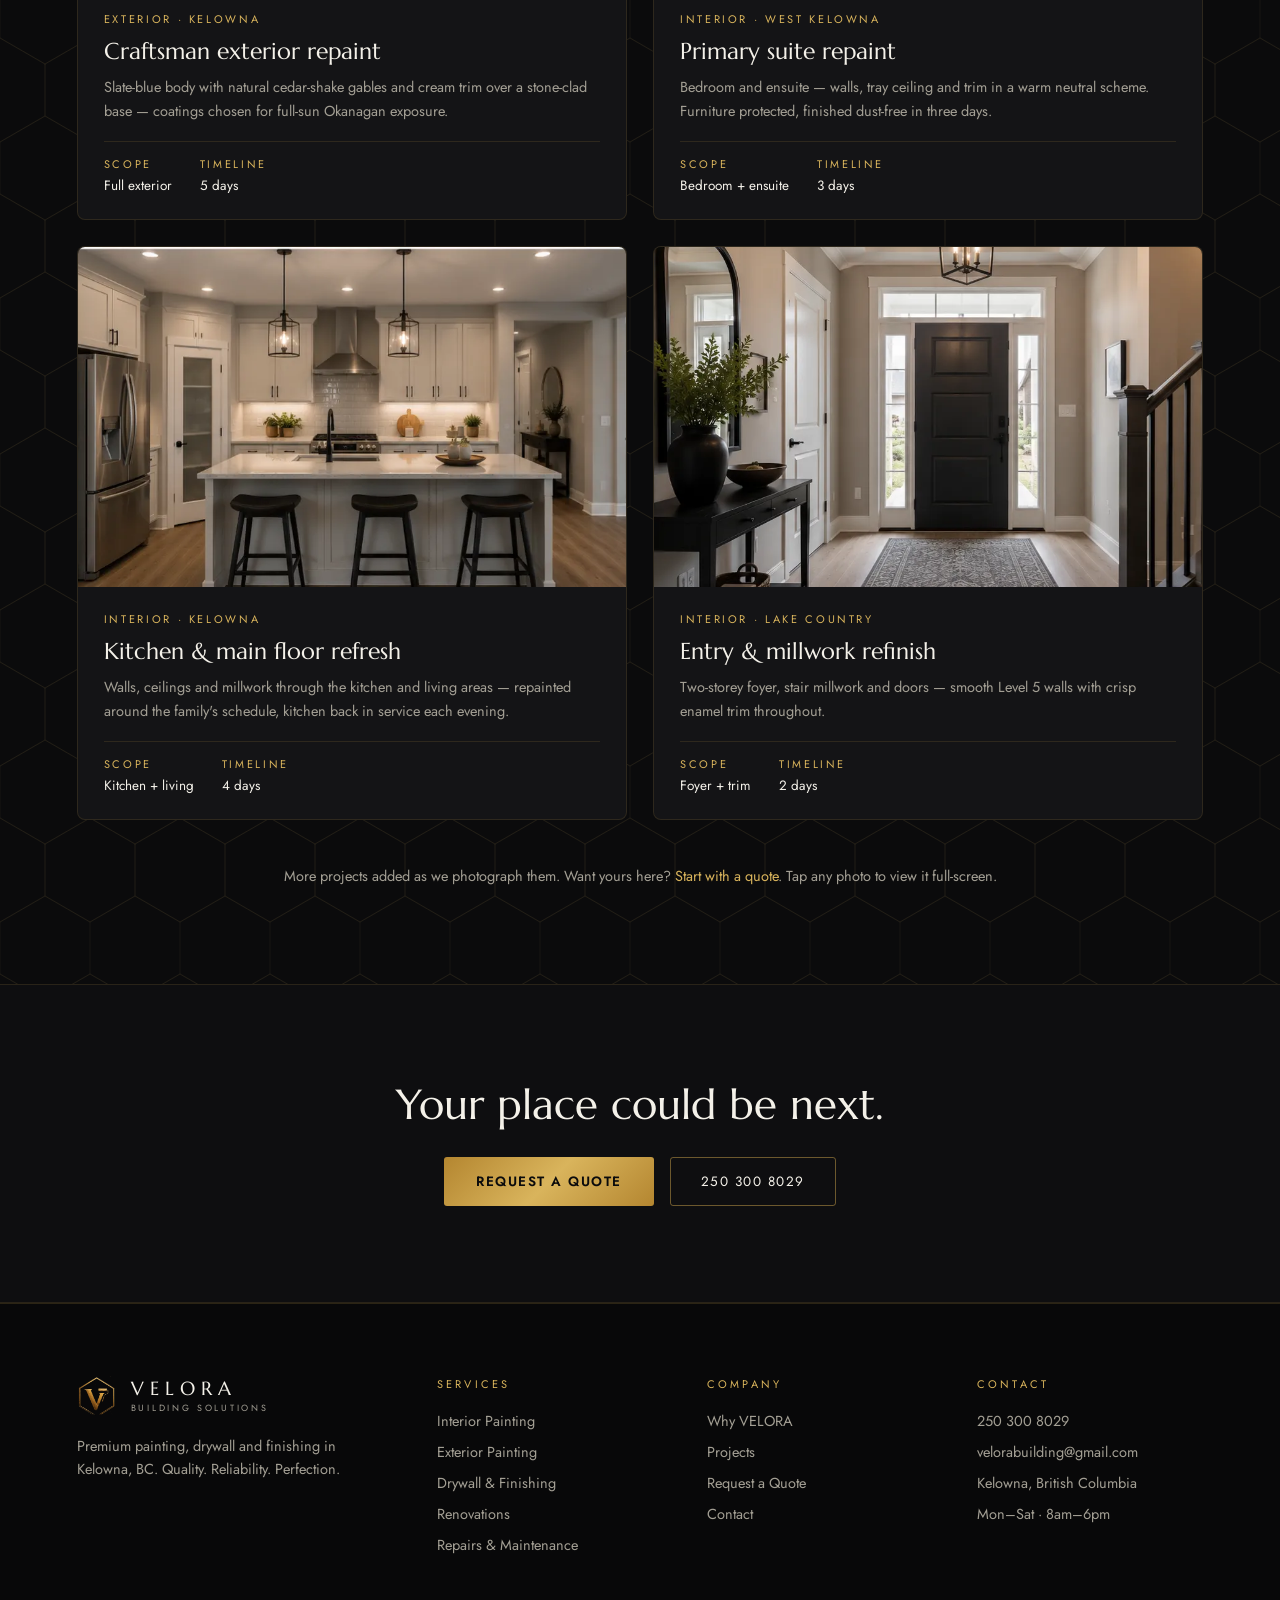
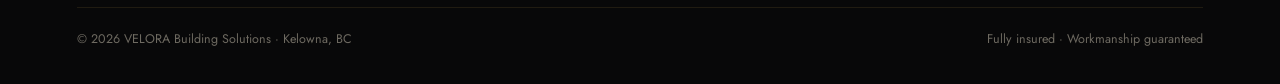
<file: projects.html>
<!DOCTYPE html>
<html lang="en">
<head>
<meta charset="utf-8">
<meta name="viewport" content="width=device-width, initial-scale=1.0">
<title>Projects | Painting &amp; Drywall Portfolio — VELORA Building Solutions, Kelowna</title>
<meta name="description" content="Before-and-after transformations and recent painting, drywall and renovation projects across Kelowna and the Central Okanagan by VELORA Building Solutions.">
<link rel="canonical" href="https://velorabuilding.ca/projects.html">
<meta property="og:type" content="website">
<meta property="og:title" content="Projects — VELORA Building Solutions, Kelowna BC">
<meta property="og:description" content="The work speaks. We just take the photos.">
<meta property="og:url" content="https://velorabuilding.ca/projects.html">
<meta property="og:image" content="https://velorabuilding.ca/uploads/ai-entry-stucco.png">
<link rel="icon" type="image/png" href="uploads/velora-mark-v3.png">
<link rel="preconnect" href="https://fonts.googleapis.com">
<link rel="preconnect" href="https://fonts.gstatic.com" crossorigin>
<link href="https://fonts.googleapis.com/css2?family=Marcellus&family=Jost:wght@300;400;500;600&display=swap" rel="stylesheet">
<link rel="stylesheet" href="styles.css">
</head>
<body>

<header class="site-nav">
  <div class="nav-inner">
    <a class="brand" href="index.html" aria-label="VELORA Building Solutions home">
      <img src="uploads/velora-mark-v3.png" alt="VELORA gold hexagon logo" width="42" height="42">
      <span class="brand-txt"><strong>VELORA</strong><small>BUILDING SOLUTIONS</small></span>
    </a>
    <nav class="nav-links" aria-label="Main navigation">
      <a href="services.html">SERVICES</a>
      <a href="projects.html" aria-current="page">PROJECTS</a>
      <a href="index.html#about">WHY VELORA</a>
      <a href="contact.html">CONTACT</a>
      <a class="phone" href="tel:+12503008029">250 300 8029</a>
      <a class="btn sm" href="quote.html">REQUEST A QUOTE</a>
    </nav>
    <button class="burger" aria-label="Menu" aria-expanded="false" aria-controls="mobileMenu">&#9776;</button>
  </div>
  <div class="mobile-menu" id="mobileMenu">
    <a href="services.html">SERVICES</a>
    <a href="projects.html">PROJECTS</a>
    <a href="index.html#about">WHY VELORA</a>
    <a href="contact.html">CONTACT</a>
    <a class="phone" href="tel:+12503008029">CALL 250 300 8029</a>
    <a class="btn" href="quote.html">REQUEST A QUOTE</a>
  </div>
</header>

<main>
<section class="section" style="padding-top:170px;padding-bottom:48px">
  <p class="eyebrow">PROJECTS</p>
  <h1>The work speaks.<br>We just take the photos.</h1>
  <p class="lead" style="max-width:620px;margin:0">A growing record of exteriors, interiors and drywall projects across the Okanagan. Every one finished on schedule and walked through with the client before we called it done.</p>
</section>

<section class="section" style="padding-top:16px">
  <div data-ba style="max-width:1080px;margin:0 auto">
    <div class="ba-wrap">
      <img src="uploads/ai-entry-stucco.png" alt="After: repainted stucco entryway with fresh warm tones" width="1448" height="1086">
      <div class="ba-top"><img src="uploads/ai-entry-before.png" alt="Before: faded, weathered stucco entryway" loading="lazy"></div>
      <div class="ba-divider"></div>
      <span class="ba-label l">BEFORE</span><span class="ba-label r">AFTER</span>
    </div>
    <div class="ba-ctrl"><span>DRAG TO COMPARE</span><input class="ba-range" type="range" min="0" max="100" value="50" aria-label="Before and after comparison slider"></div>
  </div>
</section>

<section class="section" style="padding-top:40px">
  <div class="grid-2">
    <div class="card photo-card rv"><picture><source srcset="uploads/ai-exterior-dusk.webp" type="image/webp"><img src="uploads/ai-exterior-dusk.png" alt="Slate-blue craftsman exterior at dusk with cedar-shake gables and stone base" width="1448" height="1086" loading="lazy" data-lightbox style="height:340px"></picture><div class="pc-body"><div class="kicker">EXTERIOR &middot; KELOWNA</div><h3 style="margin-bottom:10px">Craftsman exterior repaint</h3><p class="muted" style="margin:0 0 18px">Slate-blue body with natural cedar-shake gables and cream trim over a stone-clad base — coatings chosen for full-sun Okanagan exposure.</p><div style="display:flex;gap:28px;border-top:1px solid rgba(201,162,75,.14);padding-top:14px;font-size:13.5px"><span><span class="kicker" style="display:block;margin-bottom:4px">SCOPE</span>Full exterior</span><span><span class="kicker" style="display:block;margin-bottom:4px">TIMELINE</span>5 days</span></div></div></div>
    <div class="card photo-card rv"><picture><source srcset="uploads/ai-bedroom.webp" type="image/webp"><img src="uploads/ai-bedroom.png" alt="Primary bedroom repainted in warm neutral tones with tray ceiling" width="890" height="611" loading="lazy" data-lightbox style="height:340px"></picture><div class="pc-body"><div class="kicker">INTERIOR &middot; WEST KELOWNA</div><h3 style="margin-bottom:10px">Primary suite repaint</h3><p class="muted" style="margin:0 0 18px">Bedroom and ensuite — walls, tray ceiling and trim in a warm neutral scheme. Furniture protected, finished dust-free in three days.</p><div style="display:flex;gap:28px;border-top:1px solid rgba(201,162,75,.14);padding-top:14px;font-size:13.5px"><span><span class="kicker" style="display:block;margin-bottom:4px">SCOPE</span>Bedroom + ensuite</span><span><span class="kicker" style="display:block;margin-bottom:4px">TIMELINE</span>3 days</span></div></div></div>
    <div class="card photo-card rv"><picture><source srcset="uploads/ai-kitchen.webp" type="image/webp"><img src="uploads/ai-kitchen.png" alt="White kitchen with island — walls, ceilings and millwork repainted" width="890" height="503" loading="lazy" data-lightbox style="height:340px"></picture><div class="pc-body"><div class="kicker">INTERIOR &middot; KELOWNA</div><h3 style="margin-bottom:10px">Kitchen &amp; main floor refresh</h3><p class="muted" style="margin:0 0 18px">Walls, ceilings and millwork through the kitchen and living areas — repainted around the family's schedule, kitchen back in service each evening.</p><div style="display:flex;gap:28px;border-top:1px solid rgba(201,162,75,.14);padding-top:14px;font-size:13.5px"><span><span class="kicker" style="display:block;margin-bottom:4px">SCOPE</span>Kitchen + living</span><span><span class="kicker" style="display:block;margin-bottom:4px">TIMELINE</span>4 days</span></div></div></div>
    <div class="card photo-card rv"><picture><source srcset="uploads/ai-foyer.webp" type="image/webp"><img src="uploads/ai-foyer.png" alt="Two-storey foyer with smooth walls and crisp enamel trim" width="883" height="735" loading="lazy" data-lightbox style="height:340px"></picture><div class="pc-body"><div class="kicker">INTERIOR &middot; LAKE COUNTRY</div><h3 style="margin-bottom:10px">Entry &amp; millwork refinish</h3><p class="muted" style="margin:0 0 18px">Two-storey foyer, stair millwork and doors — smooth Level 5 walls with crisp enamel trim throughout.</p><div style="display:flex;gap:28px;border-top:1px solid rgba(201,162,75,.14);padding-top:14px;font-size:13.5px"><span><span class="kicker" style="display:block;margin-bottom:4px">SCOPE</span>Foyer + trim</span><span><span class="kicker" style="display:block;margin-bottom:4px">TIMELINE</span>2 days</span></div></div></div>
  </div>
  <p class="center muted" style="margin:44px 0 0">More projects added as we photograph them. Want yours here? <a href="quote.html">Start with a quote</a>. Tap any photo to view it full-screen.</p>
</section>

<section class="section alt center">
  <h2>Your place could be next.</h2>
  <div class="btn-row" style="justify-content:center;margin:28px 0 0">
    <a class="btn" href="quote.html">REQUEST A QUOTE</a>
    <a class="btn-ghost" href="tel:+12503008029">250 300 8029</a>
  </div>
</section>
</main>

<footer>
  <div class="foot-grid">
    <div>
      <div style="display:flex;align-items:center;gap:14px;margin-bottom:18px">
        <img src="uploads/velora-mark-v3.png" alt="" width="40" height="40" loading="lazy">
        <span class="brand-txt"><strong>VELORA</strong><small>BUILDING SOLUTIONS</small></span>
      </div>
      <p class="muted" style="max-width:320px;margin:0">Premium painting, drywall and finishing in Kelowna, BC. Quality. Reliability. Perfection.</p>
    </div>
    <div><div class="foot-h">SERVICES</div><div class="foot-col"><a href="services.html#interior-painting">Interior Painting</a><a href="services.html#exterior-painting">Exterior Painting</a><a href="services.html#drywall-finishing">Drywall &amp; Finishing</a><a href="services.html#renovations">Renovations</a><a href="services.html#repairs">Repairs &amp; Maintenance</a></div></div>
    <div><div class="foot-h">COMPANY</div><div class="foot-col"><a href="index.html#about">Why VELORA</a><a href="projects.html">Projects</a><a href="quote.html">Request a Quote</a><a href="contact.html">Contact</a></div></div>
    <div><div class="foot-h">CONTACT</div><div class="foot-col"><a href="tel:+12503008029">250 300 8029</a><a href="mailto:velorabuilding@gmail.com">velorabuilding@gmail.com</a><span>Kelowna, British Columbia</span><span>Mon–Sat &middot; 8am–6pm</span></div></div>
  </div>
  <div class="foot-base"><span>&copy; 2026 VELORA Building Solutions &middot; Kelowna, BC</span><span>Fully insured &middot; Workmanship guaranteed</span></div>
</footer>

<a class="float-cta" href="quote.html">&#10022; FREE QUOTE</a>
<a class="float-call" href="tel:+12503008029" aria-label="Call VELORA">&#9742;</a>

<div class="lightbox" id="lightbox" role="dialog" aria-label="Image viewer">
  <button class="lb-close" aria-label="Close">&#10005;</button>
  <img alt="">
</div>

<script src="script.js"></script>
</body>
</html>
</file>
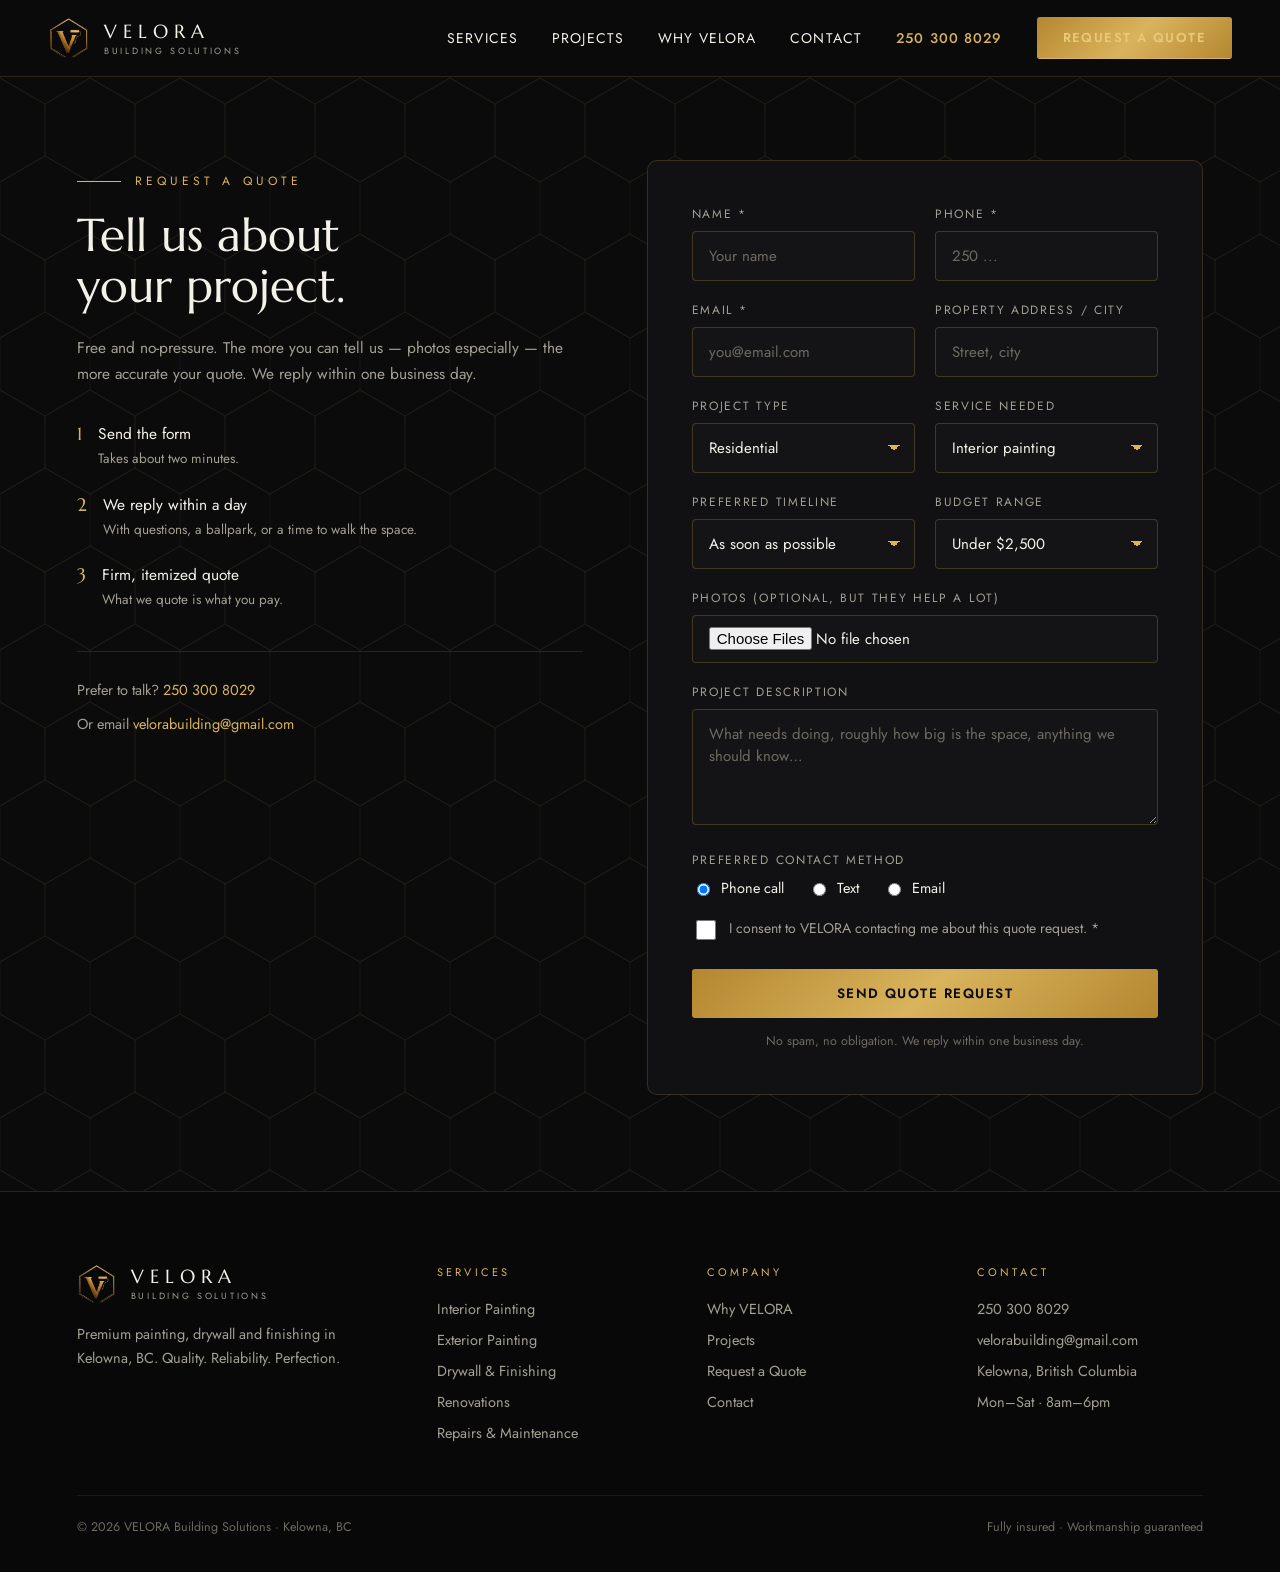
<file: quote.html>
<!DOCTYPE html>
<html lang="en">
<head>
<meta charset="utf-8">
<meta name="viewport" content="width=device-width, initial-scale=1.0">
<title>Request a Quote | Free Painting &amp; Drywall Quotes in Kelowna — VELORA Building Solutions</title>
<meta name="description" content="Request a free, no-pressure quote for painting, drywall or renovation work in Kelowna and the Central Okanagan. We reply within one business day.">
<link rel="canonical" href="https://velorabuilding.ca/quote.html">
<meta property="og:type" content="website">
<meta property="og:title" content="Request a Quote — VELORA Building Solutions, Kelowna BC">
<meta property="og:description" content="Free quotes within one business day. Tell us about your project.">
<meta property="og:url" content="https://velorabuilding.ca/quote.html">
<meta property="og:image" content="https://velorabuilding.ca/uploads/ai-exterior-dusk.png">
<link rel="icon" type="image/png" href="uploads/velora-mark-v3.png">
<link rel="preconnect" href="https://fonts.googleapis.com">
<link rel="preconnect" href="https://fonts.gstatic.com" crossorigin>
<link href="https://fonts.googleapis.com/css2?family=Marcellus&family=Jost:wght@300;400;500;600&display=swap" rel="stylesheet">
<link rel="stylesheet" href="styles.css">
</head>
<body>

<header class="site-nav">
  <div class="nav-inner">
    <a class="brand" href="index.html" aria-label="VELORA Building Solutions home">
      <img src="uploads/velora-mark-v3.png" alt="VELORA gold hexagon logo" width="42" height="42">
      <span class="brand-txt"><strong>VELORA</strong><small>BUILDING SOLUTIONS</small></span>
    </a>
    <nav class="nav-links" aria-label="Main navigation">
      <a href="services.html">SERVICES</a>
      <a href="projects.html">PROJECTS</a>
      <a href="index.html#about">WHY VELORA</a>
      <a href="contact.html">CONTACT</a>
      <a class="phone" href="tel:+12503008029">250 300 8029</a>
      <a class="btn sm" href="quote.html" aria-current="page">REQUEST A QUOTE</a>
    </nav>
    <button class="burger" aria-label="Menu" aria-expanded="false" aria-controls="mobileMenu">&#9776;</button>
  </div>
  <div class="mobile-menu" id="mobileMenu">
    <a href="services.html">SERVICES</a>
    <a href="projects.html">PROJECTS</a>
    <a href="index.html#about">WHY VELORA</a>
    <a href="contact.html">CONTACT</a>
    <a class="phone" href="tel:+12503008029">CALL 250 300 8029</a>
    <a class="btn" href="quote.html">REQUEST A QUOTE</a>
  </div>
</header>

<main class="split section" style="padding-top:160px;max-width:1280px;margin:0 auto;align-items:start">
  <div>
    <p class="eyebrow">REQUEST A QUOTE</p>
    <h1 style="font-size:clamp(32px,3.6vw,50px)">Tell us about<br>your project.</h1>
    <p class="lead" style="margin:0 0 36px">Free and no-pressure. The more you can tell us — photos especially — the more accurate your quote. We reply within one business day.</p>
    <div style="display:flex;flex-direction:column;gap:22px">
      <div style="display:flex;gap:16px"><span style="font-family:'Marcellus',serif;color:#D9B45C;font-size:18px">1</span><div><div style="font-size:15.5px;margin-bottom:3px">Send the form</div><div class="muted" style="font-size:13.5px">Takes about two minutes.</div></div></div>
      <div style="display:flex;gap:16px"><span style="font-family:'Marcellus',serif;color:#D9B45C;font-size:18px">2</span><div><div style="font-size:15.5px;margin-bottom:3px">We reply within a day</div><div class="muted" style="font-size:13.5px">With questions, a ballpark, or a time to walk the space.</div></div></div>
      <div style="display:flex;gap:16px"><span style="font-family:'Marcellus',serif;color:#D9B45C;font-size:18px">3</span><div><div style="font-size:15.5px;margin-bottom:3px">Firm, itemized quote</div><div class="muted" style="font-size:13.5px">What we quote is what you pay.</div></div></div>
    </div>
    <div style="margin-top:40px;border-top:1px solid rgba(201,162,75,.18);padding-top:26px;display:flex;flex-direction:column;gap:10px;font-size:14.5px" class="muted">
      <span>Prefer to talk? <a href="tel:+12503008029">250 300 8029</a></span>
      <span>Or email <a href="mailto:velorabuilding@gmail.com">velorabuilding@gmail.com</a></span>
    </div>
  </div>

  <!-- ============================================================
       QUOTE FORM — connect to Formspree:
       1. Create a free form at https://formspree.io
       2. Replace YOUR_FORM_ID below with your real form id,
          e.g. action="https://formspree.io/f/abcdwxyz"
       Until then, submissions show a notice instead of sending.
       ============================================================ -->
  <form class="form-card" data-quote action="https://formspree.io/f/YOUR_FORM_ID" method="POST" enctype="multipart/form-data">
    <div class="form-grid">
      <div class="field"><label for="q-name">NAME *</label><input id="q-name" name="name" required autocomplete="name" placeholder="Your name"></div>
      <div class="field"><label for="q-phone">PHONE *</label><input id="q-phone" name="phone" type="tel" required autocomplete="tel" placeholder="250 ..."></div>
    </div>
    <div class="form-grid">
      <div class="field"><label for="q-email">EMAIL *</label><input id="q-email" name="email" type="email" required autocomplete="email" placeholder="you@email.com"></div>
      <div class="field"><label for="q-address">PROPERTY ADDRESS / CITY</label><input id="q-address" name="address" autocomplete="street-address" placeholder="Street, city"></div>
    </div>
    <div class="form-grid">
      <div class="field"><label for="q-type">PROJECT TYPE</label><select id="q-type" name="project_type"><option>Residential</option><option>Commercial</option><option>Rental / property management</option></select></div>
      <div class="field"><label for="q-service">SERVICE NEEDED</label><select id="q-service" name="service"><option>Interior painting</option><option>Exterior painting</option><option>Commercial painting</option><option>Drywall installation</option><option>Drywall repair &amp; finishing</option><option>Renovation / improvement</option><option>Repairs &amp; maintenance</option><option>Something else / not sure</option></select></div>
    </div>
    <div class="form-grid">
      <div class="field"><label for="q-timeline">PREFERRED TIMELINE</label><select id="q-timeline" name="timeline"><option>As soon as possible</option><option>Within a month</option><option>1–3 months</option><option>Just planning ahead</option></select></div>
      <div class="field"><label for="q-budget">BUDGET RANGE</label><select id="q-budget" name="budget"><option>Under $2,500</option><option>$2,500 – $7,500</option><option>$7,500 – $20,000</option><option>$20,000+</option><option>Not sure yet</option></select></div>
    </div>
    <div class="field"><label for="q-photos">PHOTOS (OPTIONAL, BUT THEY HELP A LOT)</label><input id="q-photos" name="photos" type="file" multiple accept="image/*" style="padding:11px 16px"></div>
    <div class="field"><label for="q-msg">PROJECT DESCRIPTION</label><textarea id="q-msg" name="message" rows="4" placeholder="What needs doing, roughly how big is the space, anything we should know…"></textarea></div>
    <div class="field">
      <label id="q-contact-label">PREFERRED CONTACT METHOD</label>
      <div style="display:flex;gap:24px;flex-wrap:wrap;font-size:14.5px" role="radiogroup" aria-labelledby="q-contact-label">
        <label style="display:flex;align-items:center;gap:8px;cursor:pointer;margin:0;font-size:14.5px;letter-spacing:0;color:#F4F1E9"><input type="radio" name="contact_method" value="Phone call" checked style="width:auto;min-height:0">Phone call</label>
        <label style="display:flex;align-items:center;gap:8px;cursor:pointer;margin:0;font-size:14.5px;letter-spacing:0;color:#F4F1E9"><input type="radio" name="contact_method" value="Text" style="width:auto;min-height:0">Text</label>
        <label style="display:flex;align-items:center;gap:8px;cursor:pointer;margin:0;font-size:14.5px;letter-spacing:0;color:#F4F1E9"><input type="radio" name="contact_method" value="Email" style="width:auto;min-height:0">Email</label>
      </div>
    </div>
    <div class="field check-row">
      <input id="q-consent" name="consent" type="checkbox" required>
      <label for="q-consent" style="margin:0;letter-spacing:0;font-size:14px;text-transform:none">I consent to VELORA contacting me about this quote request. *</label>
    </div>
    <button class="btn" type="submit" style="width:100%;margin-top:6px">SEND QUOTE REQUEST</button>
    <p class="form-note">No spam, no obligation. We reply within one business day.</p>
    <p class="form-msg" role="status"></p>
  </form>
</main>

<footer>
  <div class="foot-grid">
    <div>
      <div style="display:flex;align-items:center;gap:14px;margin-bottom:18px">
        <img src="uploads/velora-mark-v3.png" alt="" width="40" height="40" loading="lazy">
        <span class="brand-txt"><strong>VELORA</strong><small>BUILDING SOLUTIONS</small></span>
      </div>
      <p class="muted" style="max-width:320px;margin:0">Premium painting, drywall and finishing in Kelowna, BC. Quality. Reliability. Perfection.</p>
    </div>
    <div><div class="foot-h">SERVICES</div><div class="foot-col"><a href="services.html#interior-painting">Interior Painting</a><a href="services.html#exterior-painting">Exterior Painting</a><a href="services.html#drywall-finishing">Drywall &amp; Finishing</a><a href="services.html#renovations">Renovations</a><a href="services.html#repairs">Repairs &amp; Maintenance</a></div></div>
    <div><div class="foot-h">COMPANY</div><div class="foot-col"><a href="index.html#about">Why VELORA</a><a href="projects.html">Projects</a><a href="quote.html">Request a Quote</a><a href="contact.html">Contact</a></div></div>
    <div><div class="foot-h">CONTACT</div><div class="foot-col"><a href="tel:+12503008029">250 300 8029</a><a href="mailto:velorabuilding@gmail.com">velorabuilding@gmail.com</a><span>Kelowna, British Columbia</span><span>Mon–Sat &middot; 8am–6pm</span></div></div>
  </div>
  <div class="foot-base"><span>&copy; 2026 VELORA Building Solutions &middot; Kelowna, BC</span><span>Fully insured &middot; Workmanship guaranteed</span></div>
</footer>

<script src="script.js"></script>
</body>
</html>
</file>
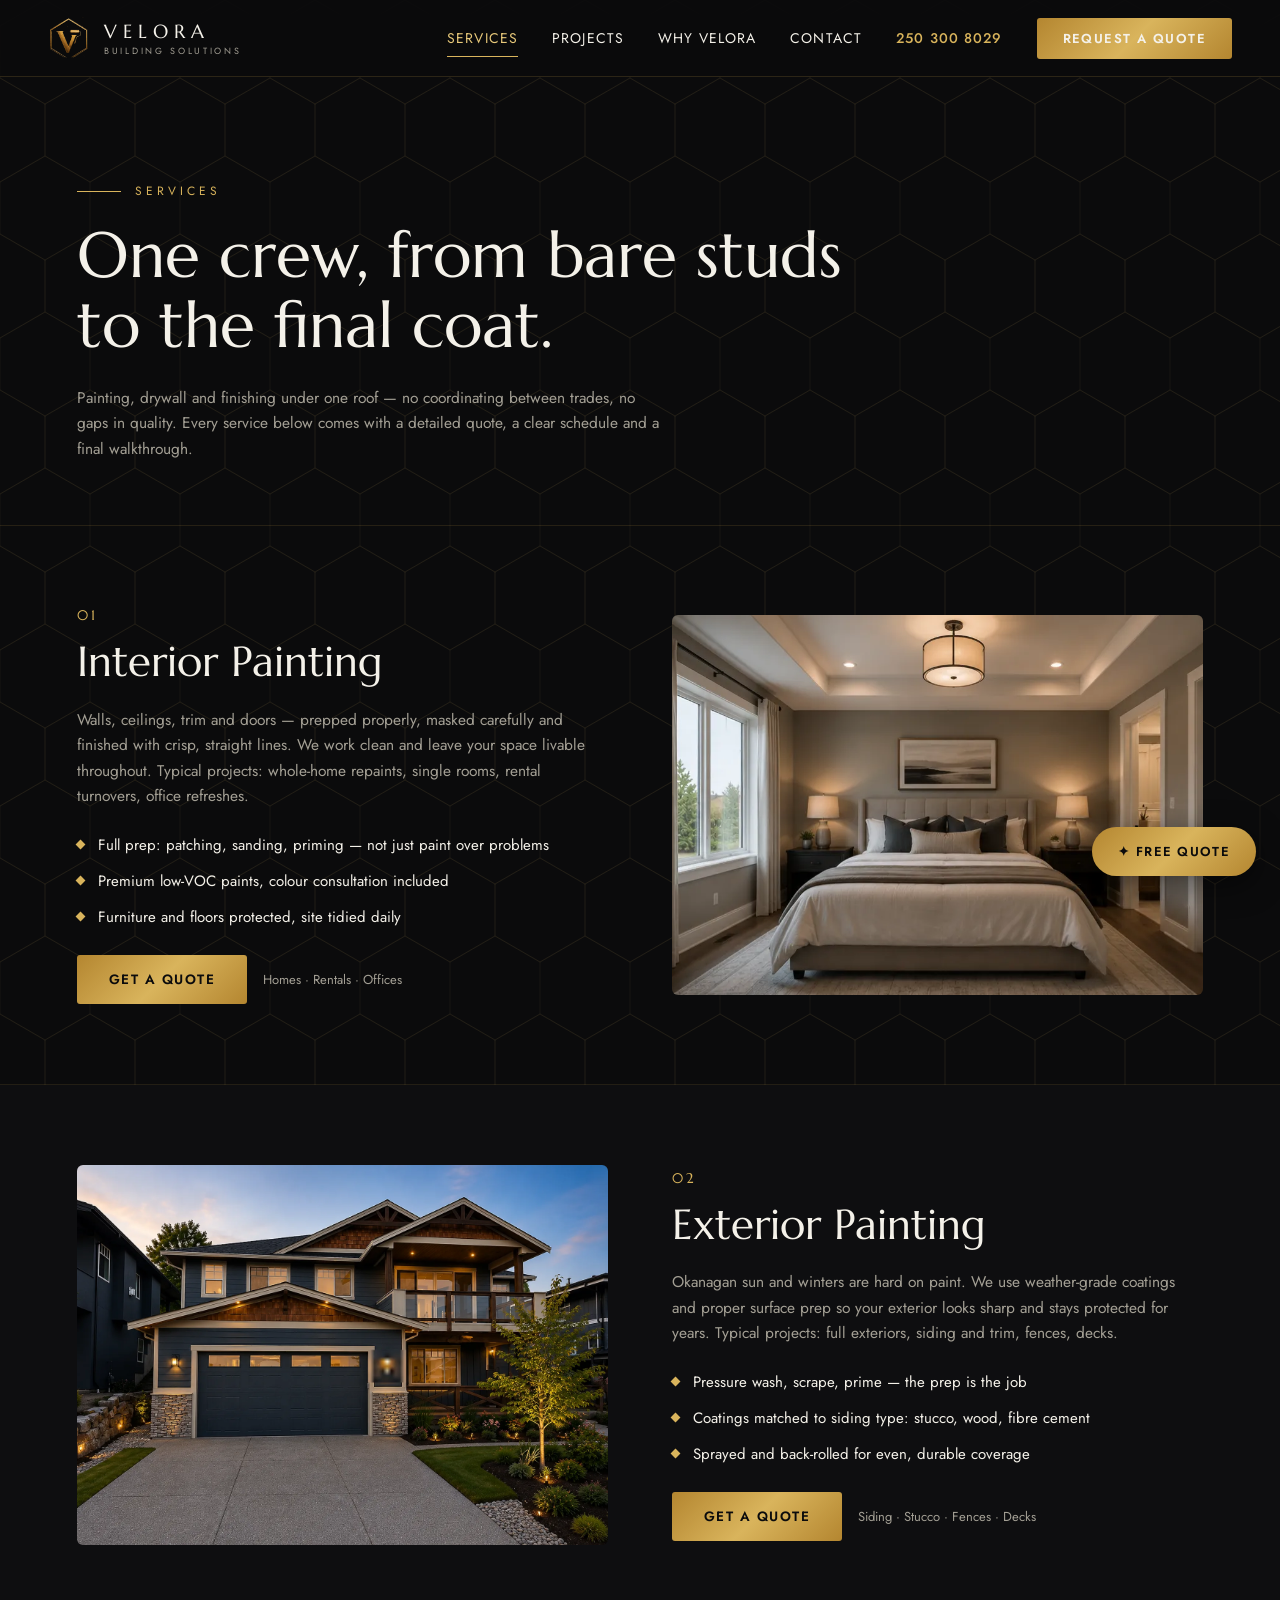
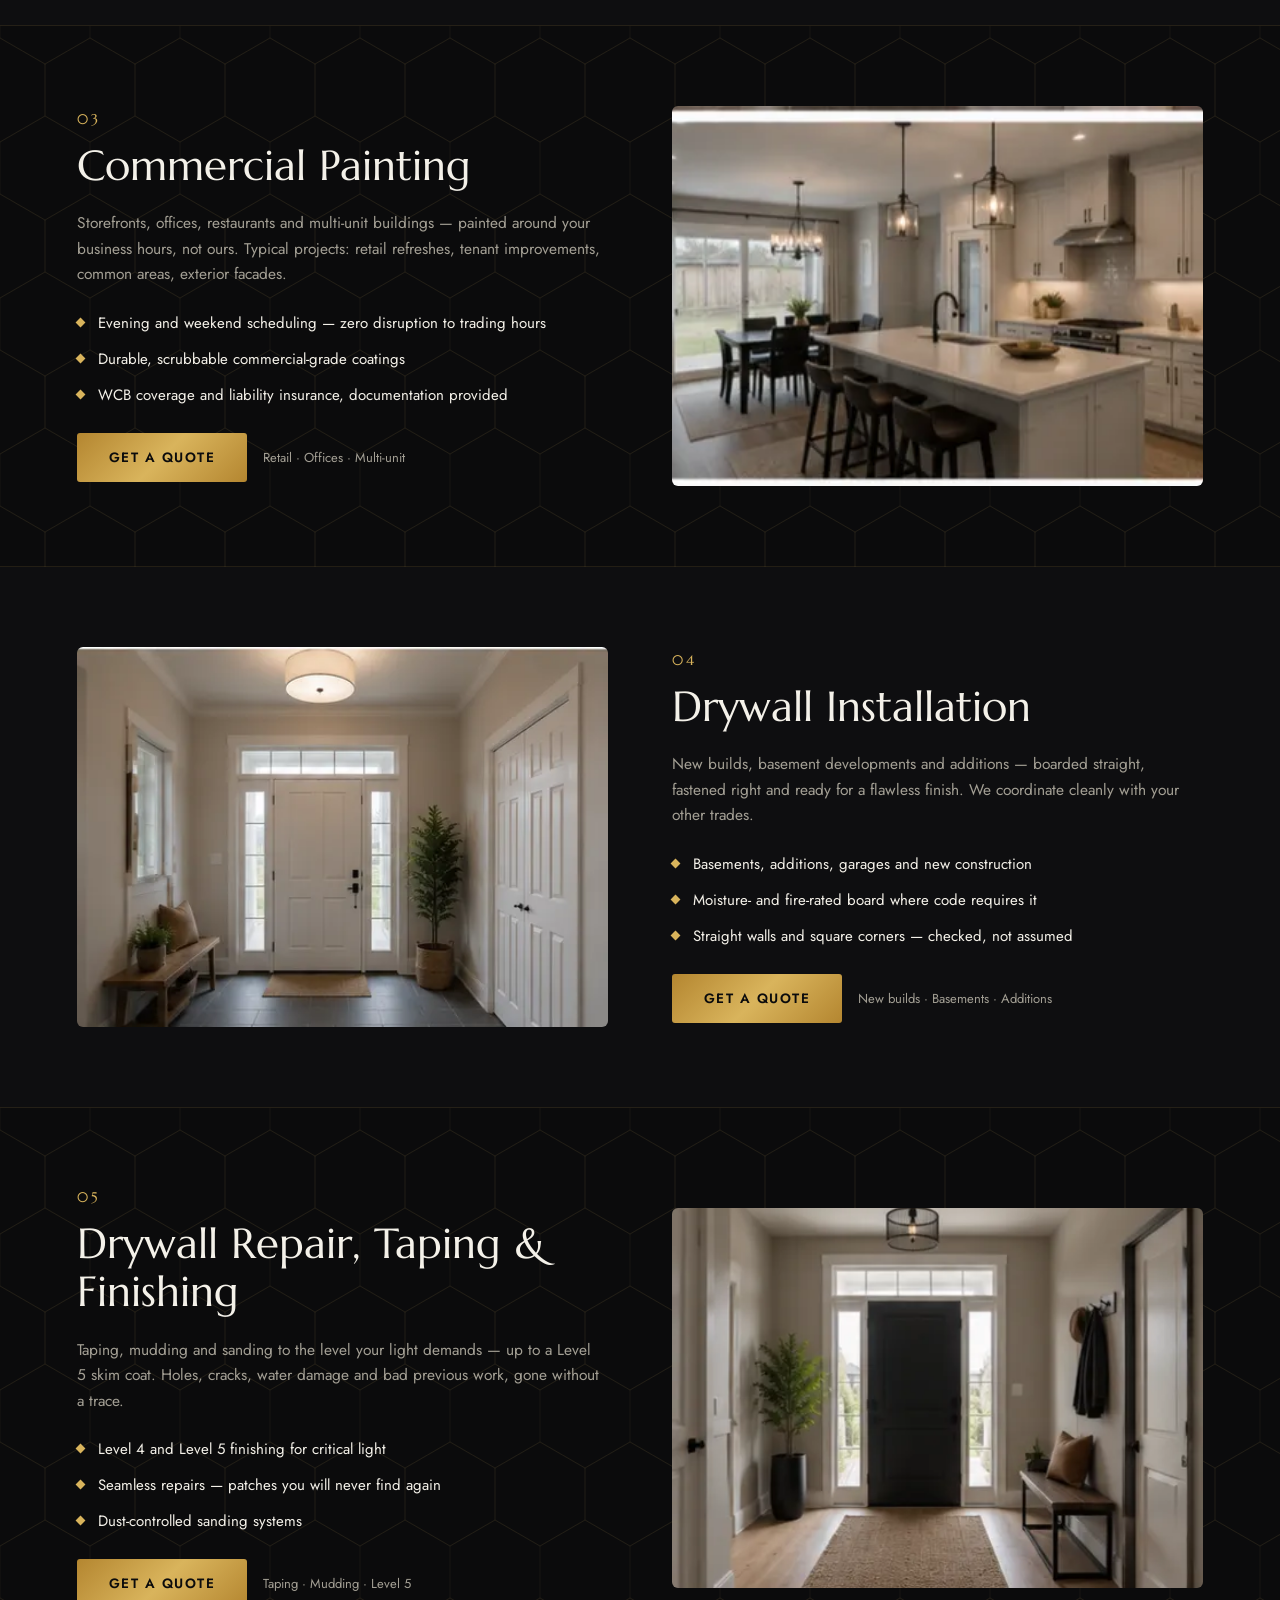
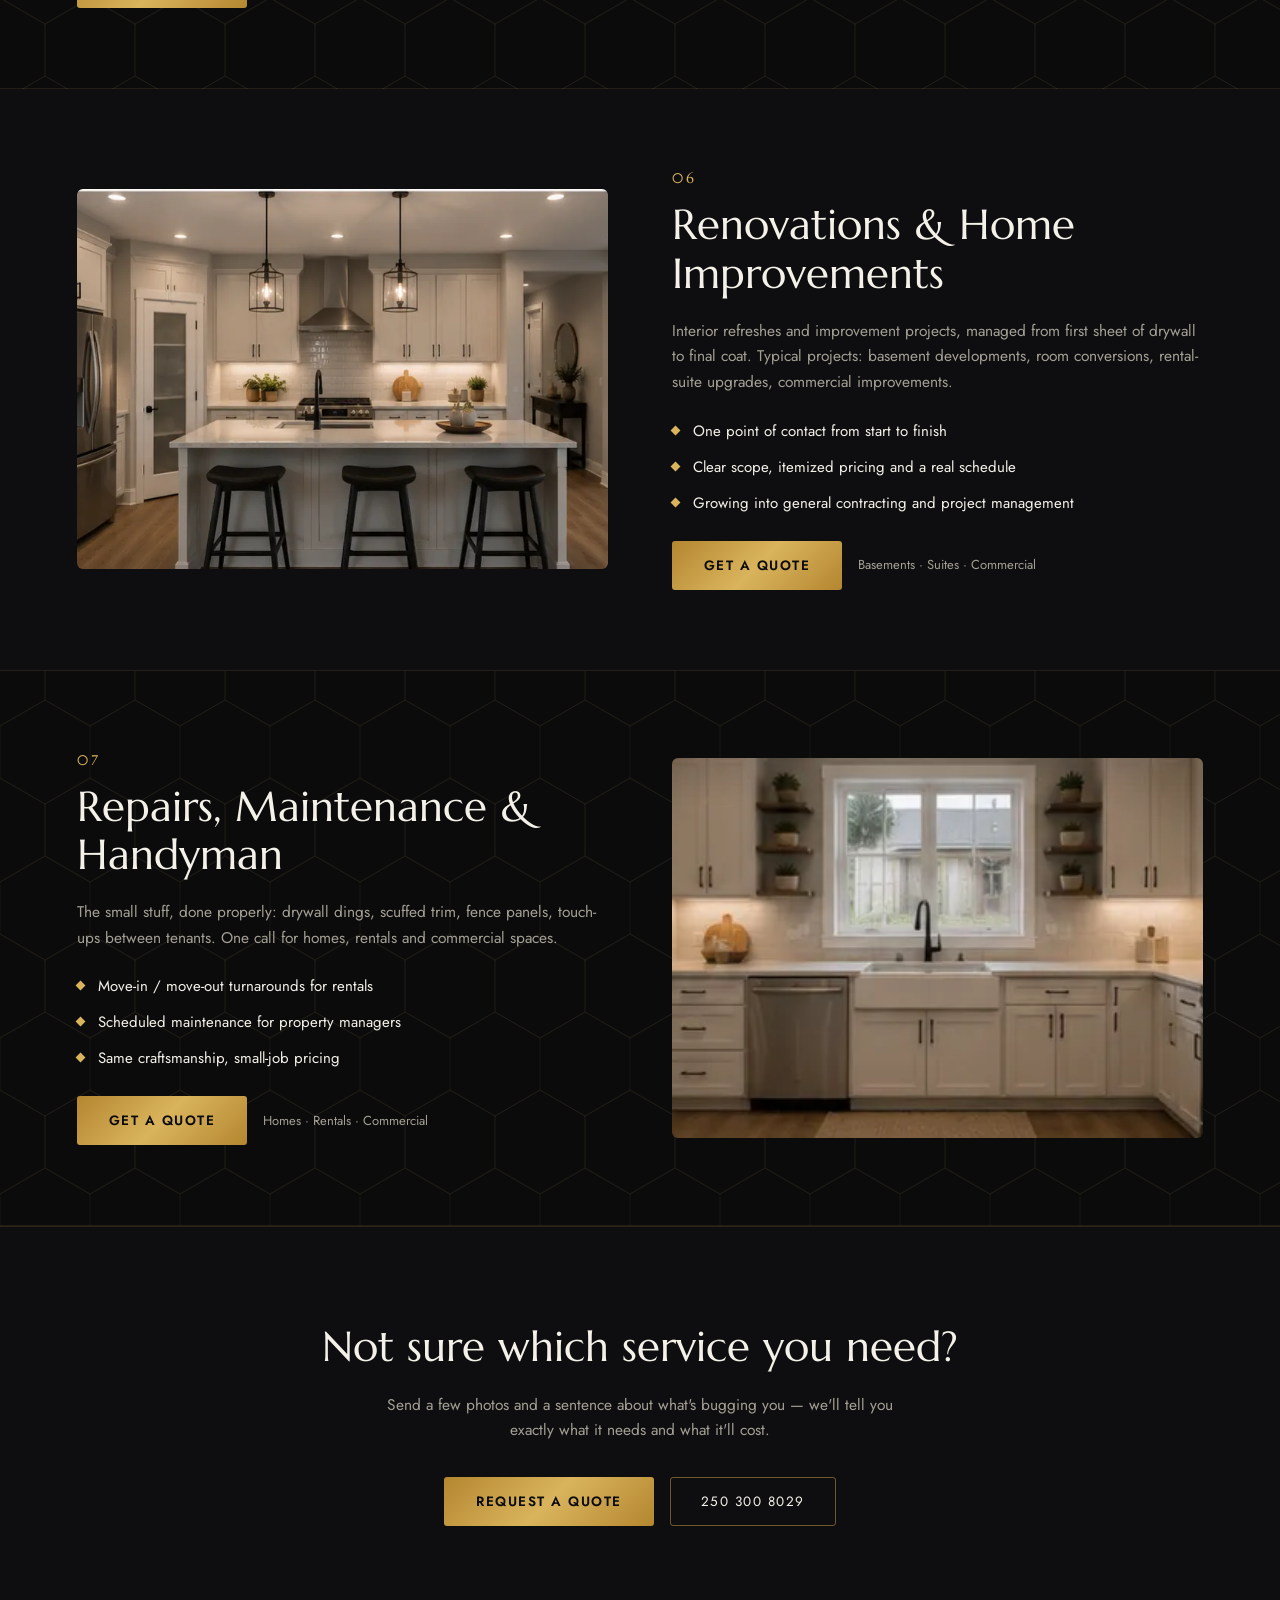
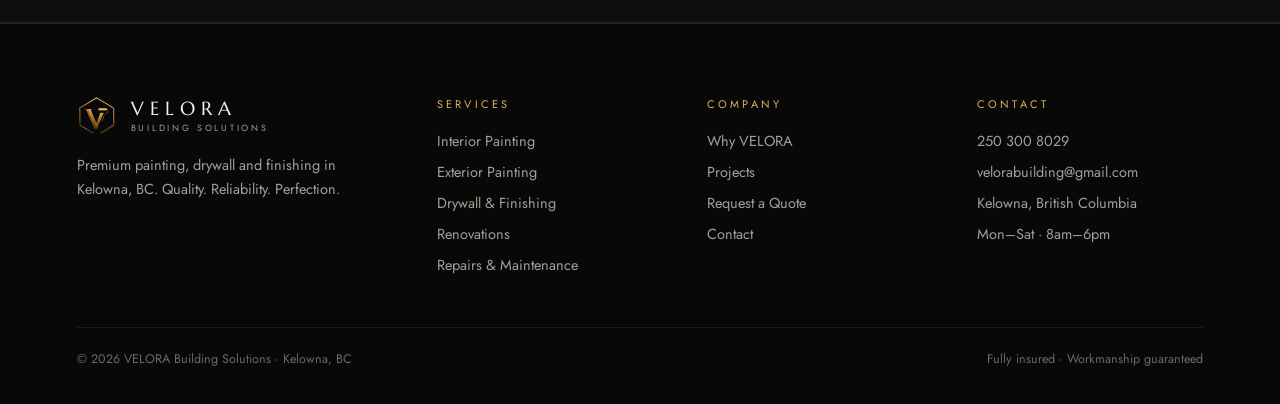
<file: services.html>
<!DOCTYPE html>
<html lang="en">
<head>
<meta charset="utf-8">
<meta name="viewport" content="width=device-width, initial-scale=1.0">
<title>Services | Painting, Drywall &amp; Renovations in Kelowna — VELORA Building Solutions</title>
<meta name="description" content="Interior and exterior painting, commercial painting, drywall installation and finishing, taping and mudding, renovations, property maintenance and handyman services in Kelowna, BC.">
<link rel="canonical" href="https://velorabuilding.ca/services.html">
<meta property="og:type" content="website">
<meta property="og:title" content="Services — VELORA Building Solutions, Kelowna BC">
<meta property="og:description" content="One crew, from bare studs to the final coat. Painting, drywall and finishing under one roof.">
<meta property="og:url" content="https://velorabuilding.ca/services.html">
<meta property="og:image" content="https://velorabuilding.ca/uploads/ai-bedroom.png">
<link rel="icon" type="image/png" href="uploads/velora-mark-v3.png">
<link rel="preconnect" href="https://fonts.googleapis.com">
<link rel="preconnect" href="https://fonts.gstatic.com" crossorigin>
<link href="https://fonts.googleapis.com/css2?family=Marcellus&family=Jost:wght@300;400;500;600&display=swap" rel="stylesheet">
<link rel="stylesheet" href="styles.css">
</head>
<body>

<header class="site-nav">
  <div class="nav-inner">
    <a class="brand" href="index.html" aria-label="VELORA Building Solutions home">
      <img src="uploads/velora-mark-v3.png" alt="VELORA gold hexagon logo" width="42" height="42">
      <span class="brand-txt"><strong>VELORA</strong><small>BUILDING SOLUTIONS</small></span>
    </a>
    <nav class="nav-links" aria-label="Main navigation">
      <a href="services.html" aria-current="page">SERVICES</a>
      <a href="projects.html">PROJECTS</a>
      <a href="index.html#about">WHY VELORA</a>
      <a href="contact.html">CONTACT</a>
      <a class="phone" href="tel:+12503008029">250 300 8029</a>
      <a class="btn sm" href="quote.html">REQUEST A QUOTE</a>
    </nav>
    <button class="burger" aria-label="Menu" aria-expanded="false" aria-controls="mobileMenu">&#9776;</button>
  </div>
  <div class="mobile-menu" id="mobileMenu">
    <a href="services.html">SERVICES</a>
    <a href="projects.html">PROJECTS</a>
    <a href="index.html#about">WHY VELORA</a>
    <a href="contact.html">CONTACT</a>
    <a class="phone" href="tel:+12503008029">CALL 250 300 8029</a>
    <a class="btn" href="quote.html">REQUEST A QUOTE</a>
  </div>
</header>

<main>
<section class="section" style="padding-top:170px;padding-bottom:64px;border-bottom:1px solid rgba(201,162,75,.14)">
  <p class="eyebrow">SERVICES</p>
  <h1>One crew, from bare studs<br>to the final coat.</h1>
  <p class="lead" style="max-width:640px;margin:0">Painting, drywall and finishing under one roof — no coordinating between trades, no gaps in quality. Every service below comes with a detailed quote, a clear schedule and a final walkthrough.</p>
</section>

<div>
  <section class="svc-block" id="interior-painting">
    <div>
      <div class="svc-num">01</div>
      <h2>Interior Painting</h2>
      <p class="lead" style="margin:0 0 24px">Walls, ceilings, trim and doors — prepped properly, masked carefully and finished with crisp, straight lines. We work clean and leave your space livable throughout. Typical projects: whole-home repaints, single rooms, rental turnovers, office refreshes.</p>
      <ul class="checks">
        <li>Full prep: patching, sanding, priming — not just paint over problems</li>
        <li>Premium low-VOC paints, colour consultation included</li>
        <li>Furniture and floors protected, site tidied daily</li>
      </ul>
      <div class="btn-row" style="margin:0"><a class="btn" href="quote.html">GET A QUOTE</a><span class="muted" style="font-size:13px">Homes &middot; Rentals &middot; Offices</span></div>
    </div>
    <div class="svc-img"><picture><source srcset="uploads/ai-bedroom.webp" type="image/webp"><img src="uploads/ai-bedroom.png" alt="Freshly painted primary bedroom in warm neutrals" width="890" height="611" loading="lazy"></picture></div>
  </section>

  <section class="svc-block" id="exterior-painting">
    <div>
      <div class="svc-num">02</div>
      <h2>Exterior Painting</h2>
      <p class="lead" style="margin:0 0 24px">Okanagan sun and winters are hard on paint. We use weather-grade coatings and proper surface prep so your exterior looks sharp and stays protected for years. Typical projects: full exteriors, siding and trim, fences, decks.</p>
      <ul class="checks">
        <li>Pressure wash, scrape, prime — the prep is the job</li>
        <li>Coatings matched to siding type: stucco, wood, fibre cement</li>
        <li>Sprayed and back-rolled for even, durable coverage</li>
      </ul>
      <div class="btn-row" style="margin:0"><a class="btn" href="quote.html">GET A QUOTE</a><span class="muted" style="font-size:13px">Siding &middot; Stucco &middot; Fences &middot; Decks</span></div>
    </div>
    <div class="svc-img"><picture><source srcset="uploads/ai-exterior-dusk.webp" type="image/webp"><img src="uploads/ai-exterior-dusk.png" alt="Craftsman home exterior repainted slate blue with cedar accents" width="1448" height="1086" loading="lazy"></picture></div>
  </section>

  <section class="svc-block" id="commercial-painting">
    <div>
      <div class="svc-num">03</div>
      <h2>Commercial Painting</h2>
      <p class="lead" style="margin:0 0 24px">Storefronts, offices, restaurants and multi-unit buildings — painted around your business hours, not ours. Typical projects: retail refreshes, tenant improvements, common areas, exterior facades.</p>
      <ul class="checks">
        <li>Evening and weekend scheduling — zero disruption to trading hours</li>
        <li>Durable, scrubbable commercial-grade coatings</li>
        <li>WCB coverage and liability insurance, documentation provided</li>
      </ul>
      <div class="btn-row" style="margin:0"><a class="btn" href="quote.html">GET A QUOTE</a><span class="muted" style="font-size:13px">Retail &middot; Offices &middot; Multi-unit</span></div>
    </div>
    <div class="svc-img"><picture><source srcset="uploads/ai-kitchen2.webp" type="image/webp"><img src="uploads/ai-kitchen2.png" alt="Commercial-quality kitchen and dining space with fresh paint" width="498" height="258" loading="lazy"></picture></div>
  </section>

  <section class="svc-block" id="drywall-installation">
    <div>
      <div class="svc-num">04</div>
      <h2>Drywall Installation</h2>
      <p class="lead" style="margin:0 0 24px">New builds, basement developments and additions — boarded straight, fastened right and ready for a flawless finish. We coordinate cleanly with your other trades.</p>
      <ul class="checks">
        <li>Basements, additions, garages and new construction</li>
        <li>Moisture- and fire-rated board where code requires it</li>
        <li>Straight walls and square corners — checked, not assumed</li>
      </ul>
      <div class="btn-row" style="margin:0"><a class="btn" href="quote.html">GET A QUOTE</a><span class="muted" style="font-size:13px">New builds &middot; Basements &middot; Additions</span></div>
    </div>
    <div class="svc-img"><picture><source srcset="uploads/ai-foyer2.webp" type="image/webp"><img src="uploads/ai-foyer2.png" alt="Entry hall with smooth, straight drywall and clean corners" width="498" height="348" loading="lazy"></picture></div>
  </section>

  <section class="svc-block" id="drywall-finishing">
    <div>
      <div class="svc-num">05</div>
      <h2>Drywall Repair, Taping &amp; Finishing</h2>
      <p class="lead" style="margin:0 0 24px">Taping, mudding and sanding to the level your light demands — up to a Level 5 skim coat. Holes, cracks, water damage and bad previous work, gone without a trace.</p>
      <ul class="checks">
        <li>Level 4 and Level 5 finishing for critical light</li>
        <li>Seamless repairs — patches you will never find again</li>
        <li>Dust-controlled sanding systems</li>
      </ul>
      <div class="btn-row" style="margin:0"><a class="btn" href="quote.html">GET A QUOTE</a><span class="muted" style="font-size:13px">Taping &middot; Mudding &middot; Level 5</span></div>
    </div>
    <div class="svc-img"><picture><source srcset="uploads/ai-foyer3.webp" type="image/webp"><img src="uploads/ai-foyer3.png" alt="Perfectly finished foyer walls with enamel trim" width="463" height="382" loading="lazy"></picture></div>
  </section>

  <section class="svc-block" id="renovations">
    <div>
      <div class="svc-num">06</div>
      <h2>Renovations &amp; Home Improvements</h2>
      <p class="lead" style="margin:0 0 24px">Interior refreshes and improvement projects, managed from first sheet of drywall to final coat. Typical projects: basement developments, room conversions, rental-suite upgrades, commercial improvements.</p>
      <ul class="checks">
        <li>One point of contact from start to finish</li>
        <li>Clear scope, itemized pricing and a real schedule</li>
        <li>Growing into general contracting and project management</li>
      </ul>
      <div class="btn-row" style="margin:0"><a class="btn" href="quote.html">GET A QUOTE</a><span class="muted" style="font-size:13px">Basements &middot; Suites &middot; Commercial</span></div>
    </div>
    <div class="svc-img"><picture><source srcset="uploads/ai-kitchen.webp" type="image/webp"><img src="uploads/ai-kitchen.png" alt="Renovated white kitchen with island and updated finishes" width="890" height="503" loading="lazy"></picture></div>
  </section>

  <section class="svc-block" id="repairs">
    <div>
      <div class="svc-num">07</div>
      <h2>Repairs, Maintenance &amp; Handyman</h2>
      <p class="lead" style="margin:0 0 24px">The small stuff, done properly: drywall dings, scuffed trim, fence panels, touch-ups between tenants. One call for homes, rentals and commercial spaces.</p>
      <ul class="checks">
        <li>Move-in / move-out turnarounds for rentals</li>
        <li>Scheduled maintenance for property managers</li>
        <li>Same craftsmanship, small-job pricing</li>
      </ul>
      <div class="btn-row" style="margin:0"><a class="btn" href="quote.html">GET A QUOTE</a><span class="muted" style="font-size:13px">Homes &middot; Rentals &middot; Commercial</span></div>
    </div>
    <div class="svc-img"><picture><source srcset="uploads/ai-kitchen-sink.webp" type="image/webp"><img src="uploads/ai-kitchen-sink.png" alt="Maintained kitchen with refreshed cabinets and walls" width="498" height="247" loading="lazy"></picture></div>
  </section>
</div>

<section class="section alt center">
  <h2>Not sure which service you need?</h2>
  <p class="lead" style="max-width:520px;margin:0 auto 34px">Send a few photos and a sentence about what's bugging you — we'll tell you exactly what it needs and what it'll cost.</p>
  <div class="btn-row" style="justify-content:center;margin:0">
    <a class="btn" href="quote.html">REQUEST A QUOTE</a>
    <a class="btn-ghost" href="tel:+12503008029">250 300 8029</a>
  </div>
</section>
</main>

<footer>
  <div class="foot-grid">
    <div>
      <div style="display:flex;align-items:center;gap:14px;margin-bottom:18px">
        <img src="uploads/velora-mark-v3.png" alt="" width="40" height="40" loading="lazy">
        <span class="brand-txt"><strong>VELORA</strong><small>BUILDING SOLUTIONS</small></span>
      </div>
      <p class="muted" style="max-width:320px;margin:0">Premium painting, drywall and finishing in Kelowna, BC. Quality. Reliability. Perfection.</p>
    </div>
    <div><div class="foot-h">SERVICES</div><div class="foot-col"><a href="services.html#interior-painting">Interior Painting</a><a href="services.html#exterior-painting">Exterior Painting</a><a href="services.html#drywall-finishing">Drywall &amp; Finishing</a><a href="services.html#renovations">Renovations</a><a href="services.html#repairs">Repairs &amp; Maintenance</a></div></div>
    <div><div class="foot-h">COMPANY</div><div class="foot-col"><a href="index.html#about">Why VELORA</a><a href="projects.html">Projects</a><a href="quote.html">Request a Quote</a><a href="contact.html">Contact</a></div></div>
    <div><div class="foot-h">CONTACT</div><div class="foot-col"><a href="tel:+12503008029">250 300 8029</a><a href="mailto:velorabuilding@gmail.com">velorabuilding@gmail.com</a><span>Kelowna, British Columbia</span><span>Mon–Sat &middot; 8am–6pm</span></div></div>
  </div>
  <div class="foot-base"><span>&copy; 2026 VELORA Building Solutions &middot; Kelowna, BC</span><span>Fully insured &middot; Workmanship guaranteed</span></div>
</footer>

<a class="float-cta" href="quote.html">&#10022; FREE QUOTE</a>
<a class="float-call" href="tel:+12503008029" aria-label="Call VELORA">&#9742;</a>

<script src="script.js"></script>
</body>
</html>
</file>
<file: styles.css>
/* VELORA Building Solutions — static site styles */
:root{
  --bg:#0B0B0C;--panel:#141416;--panel2:#0E0E10;--footer:#080809;
  --gold:#D9B45C;--gold-l:#E8C97A;--ink:#F4F1E9;--mut:#A39F94;--dim:#6E6A61;
  --line:rgba(201,162,75,.18);--line2:rgba(201,162,75,.14);
  --grad:linear-gradient(135deg,#B48630,#D9B45C 50%,#B48630);
}
*{box-sizing:border-box}
html{scroll-behavior:smooth}
body{margin:0;color:var(--ink);font-family:'Jost',sans-serif;-webkit-font-smoothing:antialiased;
  background:#0B0B0C url("data:image/svg+xml,%3Csvg xmlns='http://www.w3.org/2000/svg' width='90' height='156'%3E%3Cg fill='none' stroke='%23D9B45C' stroke-opacity='0.055' stroke-width='1'%3E%3Cpath d='M45 0L90 26L90 78L45 104L0 78L0 26Z'/%3E%3Cpath d='M0 78L45 104L45 156L0 182L-45 156L-45 104Z'/%3E%3Cpath d='M90 78L135 104L135 156L90 182L45 156L45 104Z'/%3E%3Cpath d='M0 -78L45 -52L45 0L0 26L-45 0L-45 -52Z'/%3E%3Cpath d='M90 -78L135 -52L135 0L90 26L45 0L45 -52Z'/%3E%3C/g%3E%3C/svg%3E")}
img{max-width:100%;height:auto}
a{color:var(--gold);text-decoration:none}
a:hover{color:var(--gold-l)}
::selection{background:#C9A24B;color:#0B0B0C}
a:focus-visible,button:focus-visible,input:focus-visible,select:focus-visible,textarea:focus-visible{outline:2px solid var(--gold-l);outline-offset:3px}
h1{font-family:'Marcellus',serif;font-weight:400;font-size:clamp(34px,5vw,64px);line-height:1.1;margin:0 0 24px}
h2{font-family:'Marcellus',serif;font-weight:400;font-size:clamp(27px,3.4vw,42px);line-height:1.15;margin:0 0 20px}
h3{font-family:'Marcellus',serif;font-weight:400;font-size:23px;margin:0}
p{text-wrap:pretty}
.lead{font-size:clamp(15.5px,1.2vw,18px);line-height:1.65;color:var(--mut)}
.eyebrow{display:flex;align-items:center;gap:14px;font-size:12px;letter-spacing:.34em;color:var(--gold);margin-bottom:20px}
.eyebrow::before{content:"";width:44px;height:1px;background:var(--gold)}
.eyebrow.center{justify-content:center}
.eyebrow.center::after{content:"";width:44px;height:1px;background:var(--gold)}
.section{padding:96px clamp(18px,6vw,96px)}
.section.alt{background:var(--panel2);border-top:1px solid var(--line2);border-bottom:1px solid var(--line2)}
.center{text-align:center}

/* NAV */
.site-nav{position:fixed;top:0;left:0;right:0;z-index:50;background:rgba(11,11,12,.85);backdrop-filter:blur(14px);border-bottom:1px solid var(--line)}
.nav-inner{display:flex;align-items:center;justify-content:space-between;height:76px;padding:0 clamp(16px,4vw,48px)}
.brand{display:flex;align-items:center;gap:14px}
.brand-txt{display:flex;flex-direction:column;line-height:1}
.brand-txt strong{font-family:'Marcellus',serif;font-weight:400;font-size:19px;letter-spacing:.32em;color:var(--ink)}
.brand-txt small{font-size:9px;letter-spacing:.3em;color:var(--mut);margin-top:5px}
.nav-links{display:flex;align-items:center;gap:34px;font-size:14px;letter-spacing:.08em}
.nav-links>a{color:var(--ink);padding:8px 0}
.nav-links>a:hover{color:var(--gold-l)}
.nav-links>a[aria-current="page"]{color:var(--gold-l);border-bottom:1px solid var(--gold)}
.nav-links .phone{color:var(--gold);font-weight:500}
.btn{display:inline-block;padding:15px 32px;background:var(--grad);color:#0B0B0C;font-weight:600;font-size:13.5px;letter-spacing:.11em;border-radius:3px;border:none;cursor:pointer;font-family:'Jost',sans-serif}
.btn:hover{filter:brightness(1.12);color:#0B0B0C}
.btn.sm{padding:11px 26px;font-size:13px}
.btn-ghost{display:inline-block;padding:14px 30px;border:1px solid rgba(201,162,75,.5);color:var(--ink);font-size:13.5px;letter-spacing:.11em;border-radius:3px}
.btn-ghost:hover{border-color:var(--gold);color:var(--gold-l)}
.burger{display:none;background:none;border:1px solid rgba(201,162,75,.45);border-radius:6px;min-width:44px;height:44px;cursor:pointer;color:var(--gold-l);font-size:20px}
.mobile-menu{position:fixed;top:76px;left:0;right:0;bottom:0;z-index:49;display:flex;flex-direction:column;padding:26px 24px calc(40px + env(safe-area-inset-bottom,0px));background:rgba(11,11,12,.98);backdrop-filter:blur(12px);overflow:auto;transform:translateX(102%);visibility:hidden;transition:transform .32s ease,visibility 0s .32s}
.mobile-menu.open{transform:none;visibility:visible;transition:transform .32s ease,visibility 0s 0s}
body.menu-open{overflow:hidden}
.mobile-menu a{padding:19px 8px;font-size:19px;letter-spacing:.12em;color:var(--ink);border-bottom:1px solid rgba(201,162,75,.15)}
.mobile-menu a.phone{color:var(--gold)}
.mobile-menu .btn{margin-top:22px;text-align:center;color:#0B0B0C}

/* HERO */
.hero{display:grid;grid-template-columns:1.05fr .95fr;padding-top:76px;min-height:88vh}
.hero-txt{display:flex;flex-direction:column;justify-content:center;padding:72px clamp(18px,5vw,64px) 64px clamp(18px,6vw,96px)}
.hero-img{position:relative;margin:40px clamp(18px,4vw,56px) 56px 0}
.hero-img::after{content:"";position:absolute;inset:0;border:1px solid rgba(201,162,75,.35);transform:translate(16px,16px);border-radius:6px;pointer-events:none}
.hero-img img{width:100%;height:100%;min-height:420px;object-fit:cover;border-radius:6px;display:block;position:absolute;inset:0}
.btn-row{display:flex;gap:16px;align-items:center;flex-wrap:wrap;margin:8px 0 48px}
.stat-row{display:flex;gap:40px;flex-wrap:wrap;border-top:1px solid var(--line);padding-top:26px}
.stat-row b{display:block;font-family:'Marcellus',serif;font-weight:400;font-size:24px;color:var(--gold-l)}
.stat-row span{font-size:12.5px;letter-spacing:.08em;color:var(--mut)}

/* GRIDS + CARDS */
.grid-2{display:grid;grid-template-columns:1fr 1fr;gap:26px}
.grid-3{display:grid;grid-template-columns:repeat(3,1fr);gap:22px}
.grid-4{display:grid;grid-template-columns:repeat(4,1fr)}
.split{display:grid;grid-template-columns:1fr 1.1fr;gap:64px;align-items:center}
.card{background:var(--panel);border:1px solid var(--line2);border-radius:8px;padding:34px 30px;display:flex;flex-direction:column;gap:15px;transition:border-color .25s,transform .25s}
.card:hover{border-color:rgba(217,180,92,.55);transform:translateY(-4px)}
.card .tags{font-size:13px;letter-spacing:.06em;color:var(--gold);margin-top:auto}
.hex{position:relative;width:34px;height:38px}
.hex span{position:absolute;inset:0;display:flex;align-items:center;justify-content:center;font-family:'Marcellus',serif;font-size:13px;color:var(--gold)}
.photo-card{background:var(--panel);border:1px solid var(--line2);border-radius:8px;overflow:hidden;padding:0;gap:0}
.photo-card img{width:100%;height:260px;object-fit:cover;display:block;cursor:zoom-in}
.photo-card .pc-body{padding:24px 26px}
.kicker{font-size:11px;letter-spacing:.24em;color:var(--gold);margin-bottom:10px}
.muted{font-size:14.5px;line-height:1.65;color:var(--mut)}
.pillar{display:flex;gap:16px;align-items:flex-start}
.pillar::before{content:"";width:8px;height:8px;background:var(--gold);transform:rotate(45deg);margin-top:8px;flex:none}
.step{padding:0 28px 28px;border-left:1px solid rgba(201,162,75,.2)}
.step .num{font-family:'Marcellus',serif;font-size:15px;letter-spacing:.2em;color:var(--gold);margin-bottom:16px}
.chip{display:inline-block;padding:10px 20px;border:1px solid rgba(201,162,75,.35);border-radius:100px;font-size:14px;color:var(--ink);margin:0 8px 10px 0}
blockquote{margin:0;font-size:15.5px;line-height:1.7}
.stars{color:var(--gold);letter-spacing:4px;font-size:15px}

/* BEFORE / AFTER */
.ba-wrap{position:relative;height:clamp(280px,45vw,540px);border-radius:8px;overflow:hidden;border:1px solid rgba(201,162,75,.25)}
.ba-wrap img{position:absolute;inset:0;width:100%;height:100%;object-fit:cover;display:block}
.ba-top{position:absolute;top:0;bottom:0;left:0;width:50%;overflow:hidden;pointer-events:none}
.ba-top img{width:200%;max-width:none}
.ba-divider{position:absolute;top:0;bottom:0;left:50%;width:2px;background:var(--gold-l);box-shadow:0 0 12px rgba(232,201,122,.6);pointer-events:none}
.ba-label{position:absolute;top:16px;padding:6px 14px;background:rgba(11,11,12,.75);border:1px solid rgba(201,162,75,.4);border-radius:3px;font-size:11px;letter-spacing:.24em;pointer-events:none}
.ba-label.l{left:16px}.ba-label.r{right:16px}
.ba-ctrl{display:flex;align-items:center;gap:18px;margin-top:18px}
.ba-ctrl span{font-size:11px;letter-spacing:.2em;color:var(--mut);flex:none}
input[type=range].ba-range{-webkit-appearance:none;appearance:none;width:100%;height:2px;background:linear-gradient(90deg,#8F6B22,#E8C97A);border-radius:2px;outline:none}
input[type=range].ba-range::-webkit-slider-thumb{-webkit-appearance:none;width:24px;height:24px;border-radius:50%;background:#0B0B0C;border:2px solid var(--gold);cursor:ew-resize;box-shadow:0 2px 8px rgba(0,0,0,.6)}
input[type=range].ba-range::-moz-range-thumb{width:24px;height:24px;border-radius:50%;background:#0B0B0C;border:2px solid var(--gold);cursor:ew-resize}

/* FAQ */
.faq-item{border-bottom:1px solid var(--line)}
.faq-q{width:100%;display:flex;justify-content:space-between;align-items:center;gap:20px;background:none;border:none;color:var(--ink);font-family:'Jost',sans-serif;font-size:16.5px;text-align:left;padding:20px 2px;cursor:pointer;min-height:48px}
.faq-q:hover{color:var(--gold-l)}
.faq-q .mark{font-family:'Marcellus',serif;color:var(--gold);font-size:20px;flex:none}
.faq-a{margin:0;padding:0 40px 22px 2px;font-size:15px;line-height:1.7;color:var(--mut);display:none}
.faq-item.open .faq-a{display:block}

/* SERVICE BLOCKS (services.html) */
.svc-block{display:grid;grid-template-columns:1fr 1fr;gap:64px;padding:80px clamp(18px,6vw,96px);align-items:center;border-bottom:1px solid rgba(201,162,75,.12)}
.svc-block:nth-child(even){background:var(--panel2)}
.svc-block:nth-child(even) .svc-img{order:-1}
.svc-num{font-family:'Marcellus',serif;font-size:14px;letter-spacing:.24em;color:var(--gold);margin-bottom:14px}
.svc-img img{width:100%;height:380px;object-fit:cover;border-radius:6px;display:block}
.checks{display:flex;flex-direction:column;gap:12px;margin:0 0 26px;padding:0;list-style:none}
.checks li{display:flex;gap:14px;align-items:flex-start;font-size:15px;line-height:1.6}
.checks li::before{content:"";width:7px;height:7px;background:var(--gold);transform:rotate(45deg);margin-top:8px;flex:none}

/* FORMS */
.form-card{background:#111113;border:1px solid rgba(201,162,75,.2);border-radius:10px;padding:clamp(24px,4vw,44px)}
label{display:block;font-size:12px;letter-spacing:.14em;color:var(--mut);margin-bottom:8px}
input,select,textarea{width:100%;min-height:48px;background:var(--panel);border:1px solid rgba(201,162,75,.25);border-radius:4px;color:var(--ink);font-family:'Jost',sans-serif;font-size:15px;padding:13px 16px;outline:none;transition:border-color .2s}
input:focus,select:focus,textarea:focus{border-color:var(--gold)}
textarea{min-height:110px;resize:vertical}
::placeholder{color:var(--dim)}
select{appearance:none;background-image:linear-gradient(45deg,transparent 50%,#D9B45C 50%),linear-gradient(135deg,#D9B45C 50%,transparent 50%);background-position:calc(100% - 20px) 50%,calc(100% - 14px) 50%;background-size:6px 6px,6px 6px;background-repeat:no-repeat}
.field{margin-bottom:20px}
.form-grid{display:grid;grid-template-columns:1fr 1fr;gap:20px}
.check-row{display:flex;gap:10px;align-items:flex-start;font-size:14px;color:var(--mut)}
.check-row input{width:20px;min-height:20px;height:20px;margin-top:2px;flex:none}
.form-note{font-size:12.5px;color:var(--dim);text-align:center;margin:14px 0 0}
.form-msg{display:none;margin-top:16px;padding:14px 16px;border:1px solid rgba(201,162,75,.4);border-radius:6px;font-size:14.5px;color:var(--gold-l)}
.form-msg.show{display:block}

/* FOOTER */
footer{padding:72px clamp(18px,6vw,96px) 36px;background:var(--footer);border-top:1px solid var(--line)}
.foot-grid{display:grid;grid-template-columns:1.4fr 1fr 1fr 1fr;gap:44px;margin-bottom:52px}
.foot-h{font-size:11px;letter-spacing:.28em;color:var(--gold);margin-bottom:18px}
.foot-col{display:flex;flex-direction:column;gap:10px;font-size:14.5px}
.foot-col a,.foot-col span{color:var(--mut)}
.foot-col a:hover{color:var(--gold-l)}
.foot-base{display:flex;justify-content:space-between;flex-wrap:wrap;gap:12px;border-top:1px solid rgba(201,162,75,.12);padding-top:22px;font-size:12.5px;color:var(--dim)}

/* LIGHTBOX */
.lightbox{position:fixed;inset:0;z-index:100;background:rgba(5,5,6,.92);display:none;align-items:center;justify-content:center;padding:24px}
.lightbox.open{display:flex}
.lightbox img{max-width:min(1100px,94vw);max-height:88vh;width:auto;height:auto;border-radius:6px;box-shadow:0 20px 80px rgba(0,0,0,.7)}
.lightbox .lb-close{position:absolute;top:18px;right:18px;width:48px;height:48px;background:rgba(11,11,12,.8);border:1px solid rgba(201,162,75,.45);border-radius:50%;color:var(--gold-l);font-size:20px;cursor:pointer}

/* FLOATING CTA */
.float-cta{position:fixed;bottom:24px;right:24px;z-index:60;padding:15px 26px;background:var(--grad);color:#0B0B0C;font-weight:600;font-size:13px;letter-spacing:.1em;border-radius:100px;box-shadow:0 8px 30px rgba(0,0,0,.5)}
.float-cta:hover{filter:brightness(1.12);color:#0B0B0C}
.float-call{display:none;position:fixed;bottom:24px;left:24px;z-index:60;width:54px;height:54px;border-radius:50%;background:var(--grad);color:#0B0B0C;font-size:22px;align-items:center;justify-content:center;box-shadow:0 8px 30px rgba(0,0,0,.5)}

/* SCROLL REVEAL */
.rv{opacity:0;transform:translateY(16px);transition:opacity .6s ease,transform .6s ease}
.rv.in{opacity:1;transform:none}
@media(prefers-reduced-motion:reduce){
  html{scroll-behavior:auto}
  *{animation:none!important;transition:none!important}
  .rv{opacity:1;transform:none}
}

/* MAP PLACEHOLDER */
.map-ph{height:380px;border:1px solid rgba(201,162,75,.25);border-radius:8px;background:repeating-linear-gradient(45deg,#111113 0 14px,#141416 14px 28px);display:flex;align-items:center;justify-content:center;text-align:center;font-family:ui-monospace,monospace;font-size:12.5px;color:var(--mut)}

/* RESPONSIVE */
@media(max-width:1200px){
  .grid-3{grid-template-columns:1fr 1fr}
  .grid-4{grid-template-columns:1fr 1fr;row-gap:40px}
}
@media(max-width:900px){
  .nav-links{display:none}
  .burger{display:flex;align-items:center;justify-content:center}
  .hero{grid-template-columns:1fr;min-height:0}
  .hero-txt{padding:56px 24px 24px}
  .hero-img{margin:0 24px 48px;height:380px}
  .split,.svc-block{grid-template-columns:1fr;gap:40px}
  .svc-block:nth-child(even) .svc-img{order:0}
  .svc-img img{height:320px}
  .section{padding-top:72px;padding-bottom:72px}
}
/* ===== dedicated mobile experience ===== */
@media(max-width:768px){
  body{font-size:16.5px}
  .section{padding:60px 4vw}
  .lead{font-size:16.5px;line-height:1.7}
  h1{font-size:clamp(34px,10vw,44px)}
  h2{font-size:clamp(27px,7.5vw,34px)}
  /* hero: centered, stacked, compact */
  .hero{padding-top:76px}
  .hero-txt{padding:40px 5vw 8px;text-align:center;align-items:center}
  .hero-txt .eyebrow{justify-content:center}
  .hero-txt .eyebrow::before{display:none}
  .btn-row{flex-direction:column;align-items:stretch;width:100%;gap:12px;margin-bottom:36px}
  .btn-row .btn,.btn-row .btn-ghost{text-align:center;padding:17px 20px;font-size:14px}
  .stat-row{flex-direction:column;gap:0;text-align:center;border-top:none;padding-top:0;width:100%}
  .stat-row>div{border-top:1px solid var(--line);padding:14px 0}
  .hero-img{margin:32px 5vw 48px;height:300px}
  /* single column, full-width centered cards */
  .grid-2,.grid-3,.grid-4{grid-template-columns:1fr;gap:16px;justify-items:center}
  .grid-2>*,.grid-3>*,.grid-4>*{width:100%;max-width:500px}
  .card{padding:30px 26px}
  .photo-card img{height:250px}
  .split{gap:44px}
  /* why velora: each pillar becomes a card */
  .pillar{background:var(--panel);border:1px solid var(--line2);border-radius:8px;padding:22px;width:100%;max-width:500px;margin:0 auto;box-sizing:border-box}
  /* process: stacked steps */
  .step{border-left:none;border-top:1px solid rgba(201,162,75,.2);padding:22px 4px 4px;width:100%;max-width:500px}
  .svc-block{padding:52px 4vw}
  .svc-img img{height:270px}
  .faq-q{font-size:16.5px;padding:22px 2px}
  .ba-wrap{height:260px}
  .ba-ctrl{margin-top:14px}
  /* forms */
  .form-grid{grid-template-columns:1fr;gap:0}
  input,select,textarea{font-size:16px;min-height:50px}
  .form-card{padding:26px 20px}
  .form-card .btn{width:100%}
  /* footer */
  .foot-grid{grid-template-columns:1fr;gap:32px;text-align:center}
  .foot-grid>div>div{justify-content:center}
  .foot-grid .muted{margin:0 auto}
  .foot-base{flex-direction:column;align-items:center;text-align:center;gap:8px}
  /* floating buttons above Safari toolbar, safe-area aware */
  .float-cta{bottom:calc(28px + env(safe-area-inset-bottom,0px));right:14px;padding:14px 22px}
  .float-call{display:flex;bottom:calc(28px + env(safe-area-inset-bottom,0px));left:14px}
}
@media(max-width:390px){
  .section{padding:52px 15px}
  .hero-img{height:250px}
  .card{padding:26px 20px}
}
</file>
